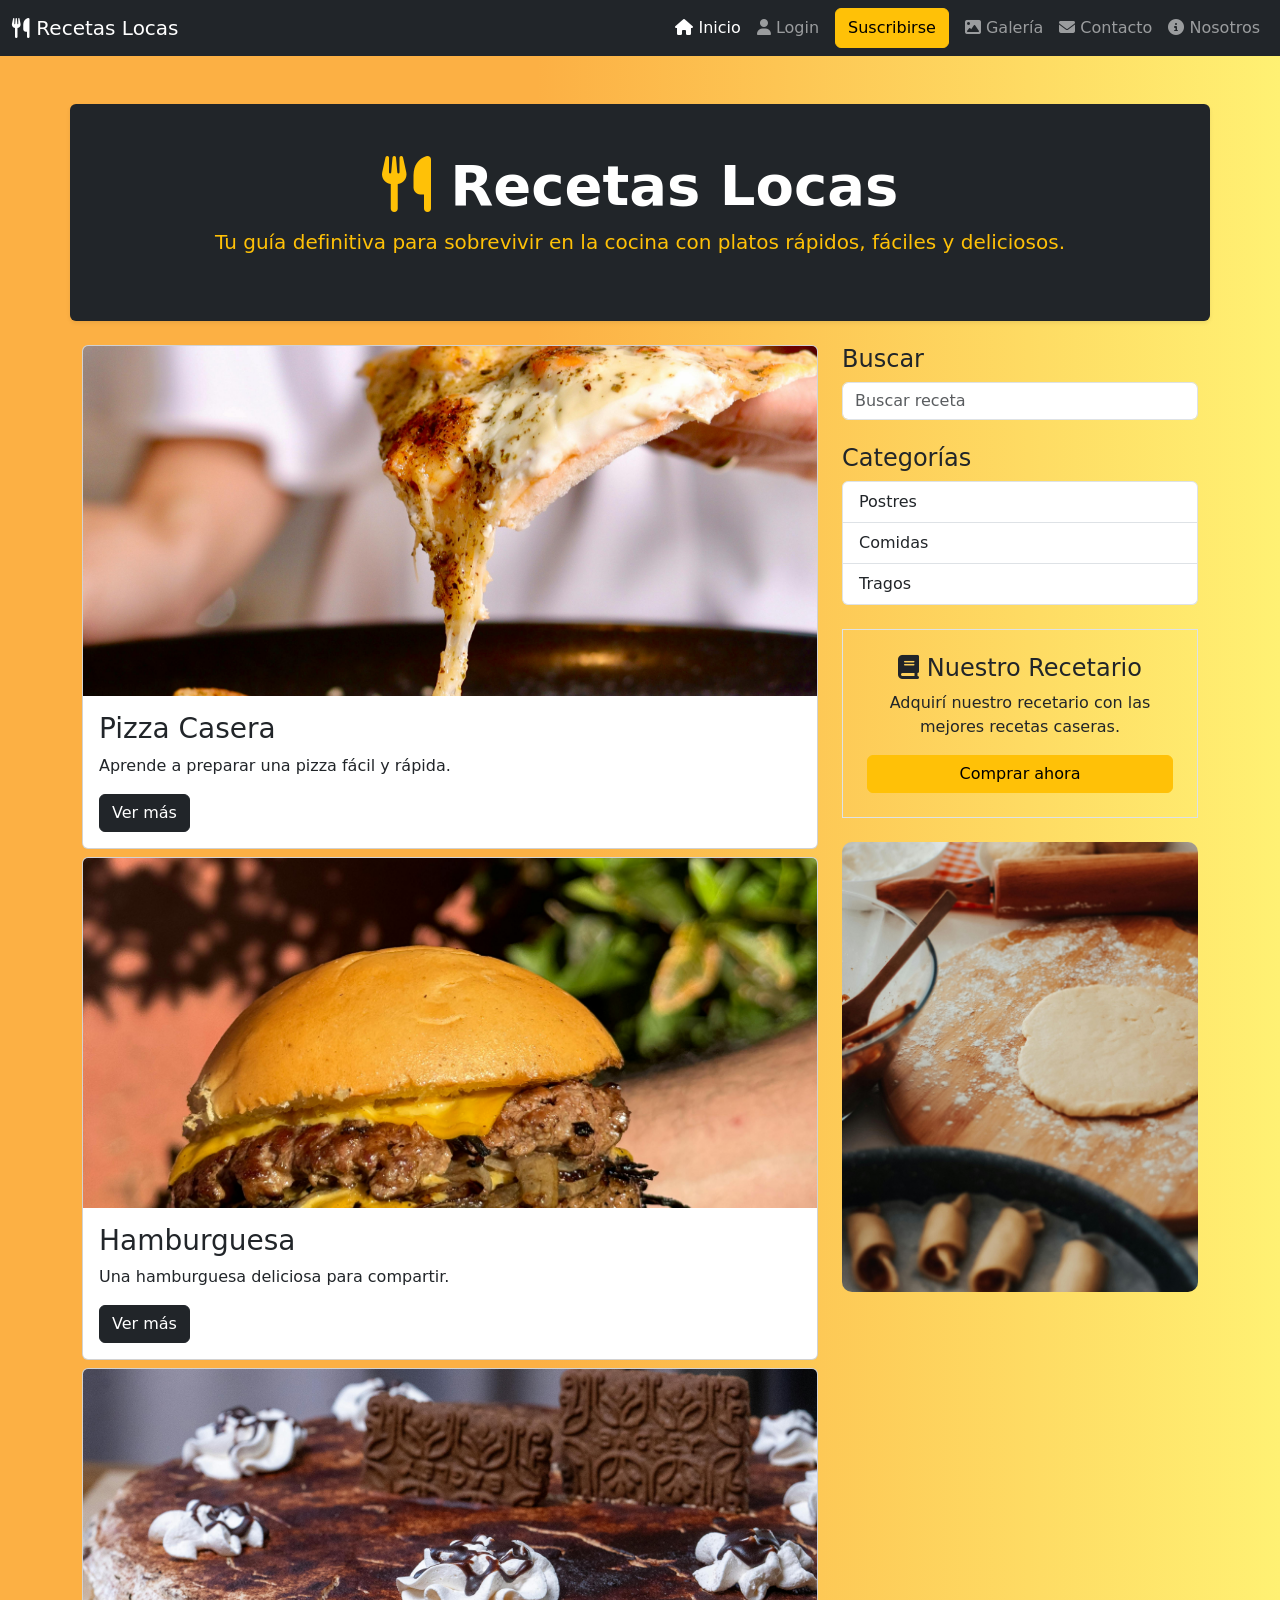
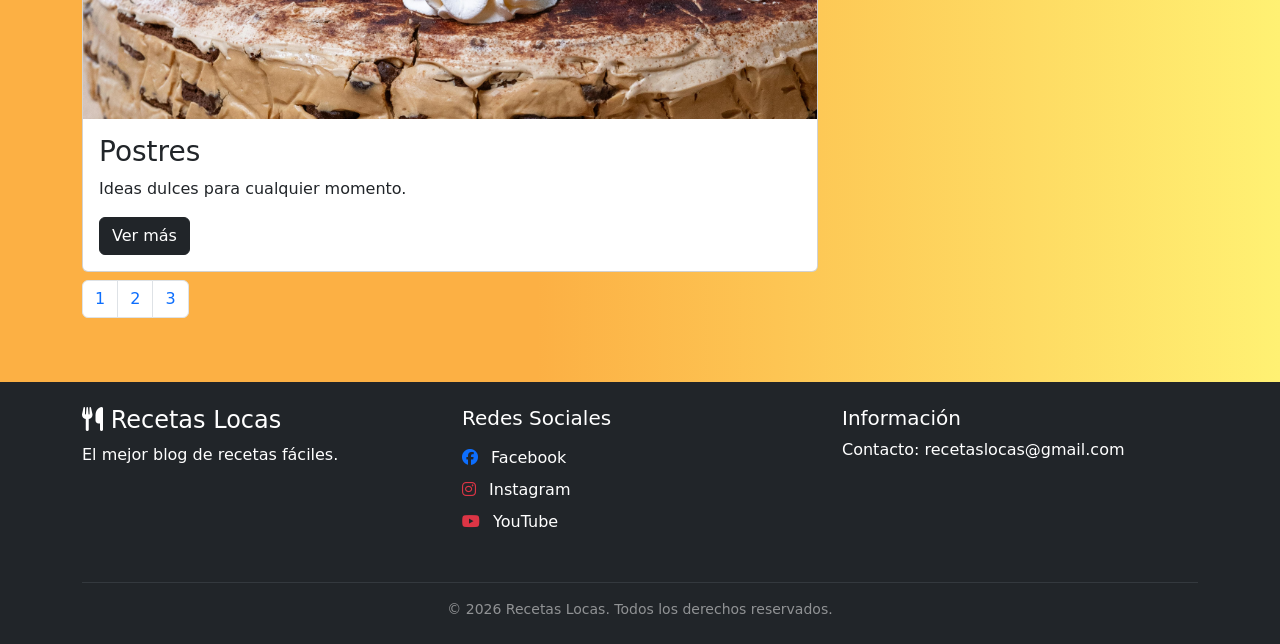
<file: index.html>
<!DOCTYPE html>
<html lang="es">

<head>
  <meta charset="UTF-8">
  <meta name="viewport" content="width=device-width, initial-scale=1.0">

  <title>Recetas Locas</title>
  <link rel="stylesheet"
href="https://cdnjs.cloudflare.com/ajax/libs/font-awesome/6.5.2/css/all.min.css">
  <link href="https://cdn.jsdelivr.net/npm/bootstrap@5.3.7/dist/css/bootstrap.min.css" rel="stylesheet">
  <link rel="stylesheet" href="/style/style.css">
  <link rel="icon" href="data:image/svg+xml,<svg xmlns=%22http://www.w3.org/2000/svg%22 viewBox=%220 0 100 100%22><text y=%22.9em%22 font-size=%2290%22>🍴</text></svg>">

</head>

<body>

 
<header>
  <nav class="navbar navbar-expand-lg navbar-dark bg-dark fixed-top">
    <div class="container-fluid">
      
      <a class="navbar-brand" href="./index.html">
        <i class="fa-solid fa-utensils"></i> Recetas Locas
      </a>

      <button class="navbar-toggler" type="button" data-bs-toggle="collapse"
        data-bs-target="#navbarNavAltMarkup"
        aria-controls="navbarNavAltMarkup"
        aria-expanded="false"
        aria-label="Toggle navigation">
        <span class="navbar-toggler-icon"></span>
      </button>

      <div class="collapse navbar-collapse justify-content-end" id="navbarNavAltMarkup">
        <div class="navbar-nav">
          <a class="nav-link active" href="./index.html"> <i class="fa-solid fa-house"></i> Inicio </a>
          <a class="nav-link" href="./pages/login.html"> <i class="fa-solid fa-user"></i> Login </a>
          <button class="btn btn-warning mx-2" data-bs-toggle="modal" data-bs-target="#modalSuscripcion">Suscribirse</button>      
          <a class="nav-link" href="./pages/galeria.html"> <i class="fa-solid fa-image"></i> Galería </a>
          <a class="nav-link" href="./pages/contacto.html"> <i class="fa-solid fa-envelope"></i> Contacto </a>
          <a class="nav-link" href="./pages/nosotros.html"> <i class="fa-solid fa-circle-info"></i> Nosotros </a>
        </div>
      </div>
    </div>
  </nav>

  <div class="modal fade" id="modalSuscripcion" tabindex="-1">
    <div class="modal-dialog">
      <div class="modal-content text-dark">
        <div class="modal-header">
          <h5 class="modal-title">Suscribirse al Blog</h5>
          <button type="button" class="btn-close" data-bs-dismiss="modal"></button>
        </div>
        <div class="modal-body">
          <form action="./pages/404.html"> <div class="mb-3">
              <label class="form-label">Nombre</label>
              <input type="text" class="form-control" placeholder="Ingrese su nombre" required>
            </div>
            <div class="mb-3">
              <label class="form-label">Email</label>
              <input type="email" class="form-control" placeholder="Ingrese su email" required>
            </div>
            <button type="submit" class="btn btn-warning shadow-sm fw-medium w-100">Suscribirme</button>
          </form>
        </div>
      </div>
    </div>
  </div>
</header>

<main class="container">

  <div class="row my-4">
    <div class="col-12 text-center bg-dark text-white p-5 rounded shadow-sm">
      <h1 class="display-4 fw-bold"><i class="fa-solid fa-utensils text-warning"></i> Recetas Locas</h1>
      <p class="lead text-warning fw-medium">Tu guía definitiva para sobrevivir en la cocina con platos rápidos, fáciles y deliciosos.</p>
    </div>
  </div>

  <div class="row">

    <div class="col-12 col-md-8">

      <div class="card mb-2">
        <img src="assets/pizza1.jpg" class="card-img-top" alt="Pizza Casera">
        <div class="card-body">
          <h3>Pizza Casera</h3>
          <p>Aprende a preparar una pizza fácil y rápida.</p>
          <a href="pages/entrada.html" class="btn btn-dark">Ver más</a>
        </div>
      </div>

      <div class="card mb-2">
        <img src="assets/hamburguesa1.jpg" class="card-img-top" alt="Hamburguesa">
        <div class="card-body">
          <h3>Hamburguesa</h3>
          <p>Una hamburguesa deliciosa para compartir.</p>
          <a href="pages/404.html" class="btn btn-dark">Ver más</a>
        </div>
      </div>

      <div class="card mb-2">
        <img src="assets/chocotorta.jpg" class="card-img-top" alt="Chocotorta">
        <div class="card-body">
          <h3>Postres</h3>
          <p>Ideas dulces para cualquier momento.</p>
          <a href="pages/404.html" class="btn btn-dark">Ver más</a>
        </div>
      </div>

      <nav>
        <ul class="pagination">
          <li class="page-item"><a class="page-link" href="#">1</a></li>
          <li class="page-item"><a class="page-link" href="pages/404.html">2</a></li>
          <li class="page-item"><a class="page-link" href="pages/404.html">3</a></li>
        </ul>
      </nav>

    </div>

    <div class="col-12 col-md-4">

      <div class="mb-4">          
          <h4>Buscar</h4>          
          <form action="pages/404.html" method="GET">
            <input type="text" class="form-control" name="query" placeholder="Buscar receta">        
          </form>
        </div>

      <div class="mb-4">
        <h4>Categorías</h4>
        <ul class="list-group">
          <li class="list-group-item">
          <a href="./pages/404.html" class="text-decoration-none text-dark d-block">Postres</a>
          </li>
          <li class="list-group-item">
          <a href="./pages/404.html" class="text-decoration-none text-dark d-block">Comidas</a>
          </li>
          <li class="list-group-item">
          <a href="./pages/404.html" class="text-decoration-none text-dark d-block">Tragos</a>
          </li>
        </ul>
      </div>

      <div class="d-none d-md-block border p-4 text-center mb-4">
        <h4><i class="fa-solid fa-book"></i> Nuestro Recetario</h4>
        <p>Adquirí nuestro recetario con las mejores recetas caseras.</p>
        <a href="./pages/404.html" class="btn btn-warning w-100 fw-medium">Comprar ahora</a>
      </div>

      <div id="carouselExampleSlidesOnly" class="carousel slide" data-bs-ride="carousel">
        <div class="carousel-inner">
          <div class="carousel-item active">
            <img src="assets/carrousel1.jpg" class="d-block w-100" alt="...">
          </div>
          <div class="carousel-item">
            <img src="assets/carrousel2.jpg" class="d-block w-100" alt="...">
          </div>
          <div class="carousel-item">
            <img src="assets/carrousel3.jpg" class="d-block w-100" alt="...">
          </div>
        </div>
      </div>

    </div>

  </div>

</main>

<footer class="bg-dark text-white py-4 mt-5">    
    <div class="container">      
      <div class="row text-center text-md-start">
        <div class="col-12 col-md-6 col-lg-4 mb-4">          
          <h4 class="text-white"><i class="fa-solid fa-utensils"></i> Recetas Locas</h4>          
          <p class="text-white">El mejor blog de recetas fáciles.</p>        
        </div>
        
        <div class="col-12 col-md-6 col-lg-4 mb-4">          
          <h5 class="mb-3 text-white">Redes Sociales</h5>          
          <p class="mb-2">            
            <a href="https://www.facebook.com" target="_blank" class="text-white text-decoration-none">              
              <i class="fa-brands fa-facebook me-2 text-primary"></i> Facebook            
            </a>          
          </p>          
          <p class="mb-2">            
            <a href="https://www.instagram.com" target="_blank" class="text-white text-decoration-none">              
              <i class="fa-brands fa-instagram me-2 text-danger"></i> Instagram            
            </a>          
          </p>          
          <p class="mb-2">            
            <a href="https://www.youtube.com" target="_blank" class="text-white text-decoration-none">              
              <i class="fa-brands fa-youtube me-2 text-danger"></i> YouTube            
            </a>          
          </p>        
        </div>
        
        <div class="col-12 col-md-12 col-lg-4 mb-4">          
          <h5 class="text-white">Información</h5>          
          <p class="text-white">Contacto: recetaslocas@gmail.com</p>        
        </div>
      </div>    
      <hr class="border-secondary">
      <div class="text-center text-white-50 small">
        <p class="mb-0">&copy; 2026 Recetas Locas. Todos los derechos reservados.</p>
      </div>
    </div>  
  </footer>
 
  <script src="https://cdn.jsdelivr.net/npm/bootstrap@5.3.7/dist/js/bootstrap.bundle.min.js"></script>

</body>

</html>
</file>
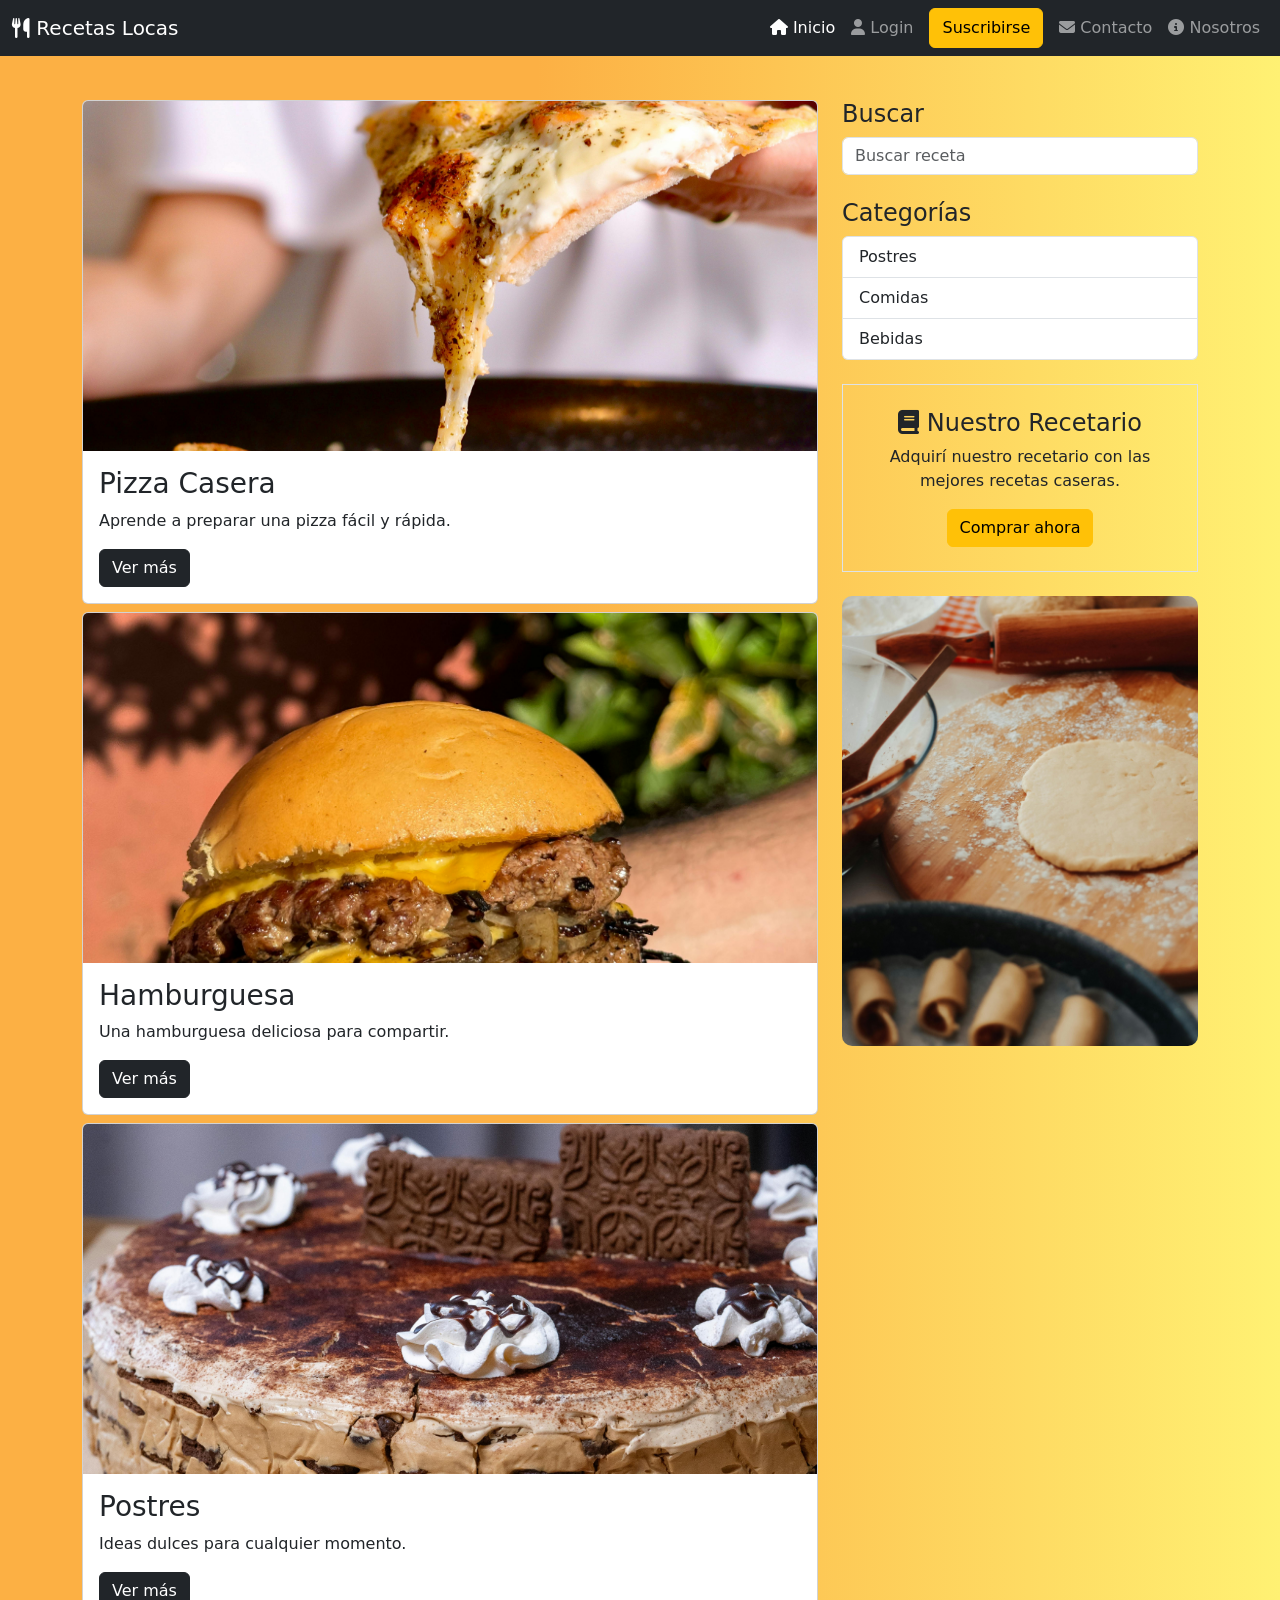
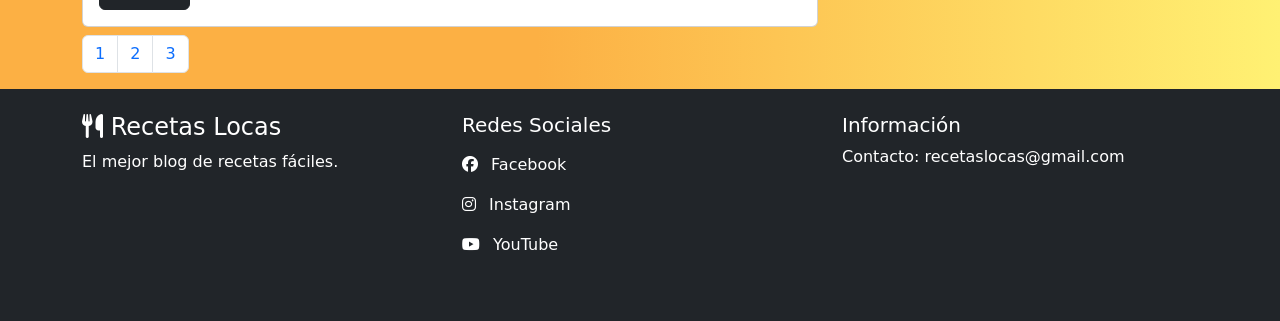
<file: proyectoblog/index.html>
<!DOCTYPE html>
<html lang="es">

<head>
  <meta charset="UTF-8">
  <meta name="viewport" content="width=device-width, initial-scale=1.0">

  <title>Recetas Locas</title>
  <link rel="stylesheet"
href="https://cdnjs.cloudflare.com/ajax/libs/font-awesome/6.5.2/css/all.min.css">
  <link href="https://cdn.jsdelivr.net/npm/bootstrap@5.3.7/dist/css/bootstrap.min.css" rel="stylesheet">
  <link rel="stylesheet" href="/style/style.css">

</head>

<body>

 
<header>

    <!-- NAVBAR -->
  <nav class="navbar navbar-expand-lg navbar-dark bg-dark fixed-top">

    <div class="container-fluid">

    <a class="navbar-brand" href="#">
      <i class="fa-solid fa-utensils"></i> Recetas Locas </a>

   
    <button class="navbar-toggler" type="button" data-bs-toggle="collapse"
      data-bs-target="#navbarNavAltMarkup"
      aria-controls="navbarNavAltMarkup"
      aria-expanded="false"
      aria-label="Toggle navigation">

      <span class="navbar-toggler-icon"></span>

     </button>

     <!-- LINKS -->
     <div class="collapse navbar-collapse justify-content-end"
      id="navbarNavAltMarkup">

      <div class="navbar-nav">

        <a class="nav-link active" href="/index.html"> <i class="fa-solid fa-house"></i> Inicio </a>
        <a class="nav-link" href="#"> <i class="fa-solid fa-user"></i> Login </a>
        <button class="btn btn-warning mx-2" data-bs-toggle="modal" data-bs-target="#modalSuscripcion">Suscribirse</button>      
        <a class="nav-link" href="#"> <i class="fa-solid fa-envelope"></i> Contacto </a>
        <a class="nav-link" href="#"> <i class="fa-solid fa-circle-info"></i> Nosotros </a>

      </div>
     </div>
    </div>
  </nav>

   <!-- MODAL -->
   <div class="modal fade" id="modalSuscripcion" tabindex="-1">

   <div class="modal-dialog">

    <div class="modal-content">

      <div class="modal-header">

        <h5 class="modal-title">
          Suscribirse al Blog
        </h5>

        <button type="button"
          class="btn-close"
          data-bs-dismiss="modal">
        </button>

      </div>

      <div class="modal-body">

        <form>

          <div class="mb-3">
            <label class="form-label">Nombre</label>

            <input type="text"
              class="form-control"
              placeholder="Ingrese su nombre">
          </div>

          <div class="mb-3">
            <label class="form-label">Email</label>

            <input type="email"
              class="form-control"
              placeholder="Ingrese su email">
          </div>

          <button type="submit"
            class="btn btn-success w-100">

            Suscribirme

          </button>

        </form>

      </div>
    </div>
  </div>
</div>
</header>


<main class="container">

  <!-- SLIDER -->

  <div class="row">

    <!-- ENTRADAS -->
    <div class="col-12 col-md-8">

      <div class="card mb-2">

        <img src="assets/pizza1.jpg" class="card-img-top" alt="">

        <div class="card-body">

          <h3>Pizza Casera</h3>

          <p>
            Aprende a preparar una pizza fácil y rápida.
          </p>

          <a href="/proyectoblog/pages/entrada.html" class="btn btn-dark">
            Ver más
          </a>

        </div>

      </div>

      <div class="card mb-2">

        <img src="assets/hamburguesa1.jpg" class="card-img-top" alt="">

        <div class="card-body">

          <h3>Hamburguesa</h3>

          <p>
            Una hamburguesa deliciosa para compartir.
          </p>

          <a href="entrada.html" class="btn btn-dark">
            Ver más
          </a>

        </div>

      </div>

      <div class="card mb-2">

        <img src="assets/chocotorta.jpg" class="card-img-top" alt="">

        <div class="card-body">

          <h3>Postres</h3>

          <p>
            Ideas dulces para cualquier momento.
          </p>

          <a href="entrada.html" class="btn btn-dark">
            Ver más
          </a>

        </div>

      </div>

      <!-- PAGINACION -->
      <nav>

        <ul class="pagination">

          <li class="page-item">
            <a class="page-link" href="#">1</a>
          </li>

          <li class="page-item">
            <a class="page-link" href="#">2</a>
          </li>

          <li class="page-item">
            <a class="page-link" href="#">3</a>
          </li>

        </ul>

      </nav>

    </div>

    <!-- SIDEBAR -->
    <div class="col-12 col-md-4">

      <!-- BUSCADOR -->
      <div class="mb-4">

        <h4>Buscar</h4>

        <input type="text"
          class="form-control"
          placeholder="Buscar receta">

      </div>

      <!-- CATEGORIAS -->
      <div class="mb-4">

        <h4>Categorías</h4>

        <ul class="list-group">

          <li class="list-group-item">
            Postres
          </li>

          <li class="list-group-item">
            Comidas
          </li>

          <li class="list-group-item">
            Bebidas
          </li>

        </ul>

      </div>

      <!-- PUBLICIDAD -->
     <div class="d-none d-md-block border p-4 text-center mb-4">

  <h4>
    <i class="fa-solid fa-book"></i>
    Nuestro Recetario
  </h4>

  <p>
    Adquirí nuestro recetario con las mejores recetas caseras.
  </p>

  <button class="btn btn-warning">
    Comprar ahora
  </button>

</div>
<div id="carouselExampleSlidesOnly" class="carousel slide" data-bs-ride="carousel">
  <div class="carousel-inner">
    <div class="carousel-item active">
      <img src="assets/carrousel1.jpg" class="d-block w-100" alt="...">
    </div>
    <div class="carousel-item">
      <img src="assets/carrousel2.jpg" class="d-block w-100" alt="...">
    </div>
    <div class="carousel-item">
      <img src="assets/carrousel3.jpg" class="d-block w-100" alt="...">
    </div>
  </div>
</div>
    </div>

  </div>

</main>


 <footer class="bg-dark text-white py-4">
  <div class="container">
    <div class="row text-center text-md-start">
      
      <div class="col-12 col-md-6 col-lg-4 mb-4">
        <h4><i class="fa-solid fa-utensils"></i> Recetas Locas</h4>
        <p>El mejor blog de recetas fáciles.</p>
      </div>

      <div class="col-12 col-md-6 col-lg-4 mb-4">
  <h5 class="mb-3">Redes Sociales</h5>
  
  <p>
    <a href="https://www.facebook.com" target="_blank" class="text-white text-decoration-none">
      <i class="fa-brands fa-facebook me-2"></i> Facebook
    </a>
  </p>

  <p>
    <a href="https://www.instagram.com" target="_blank" class="text-white text-decoration-none">
      <i class="fa-brands fa-instagram me-2"></i> Instagram
    </a>
  </p>

  <p>
    <a href="https://www.youtube.com" target="_blank" class="text-white text-decoration-none">
      <i class="fa-brands fa-youtube me-2"></i> YouTube
    </a>
  </p>
</div>

      <div class="col-12 col-md-12 col-lg-4 mb-4">
        <h5>Información</h5>
        <p>Contacto: recetaslocas@gmail.com</p>
      </div>

    </div>
  </div>
</footer>
 
  <script src="https://cdn.jsdelivr.net/npm/bootstrap@5.3.7/dist/js/bootstrap.bundle.min.js"></script>

</body>

</html>
</file>
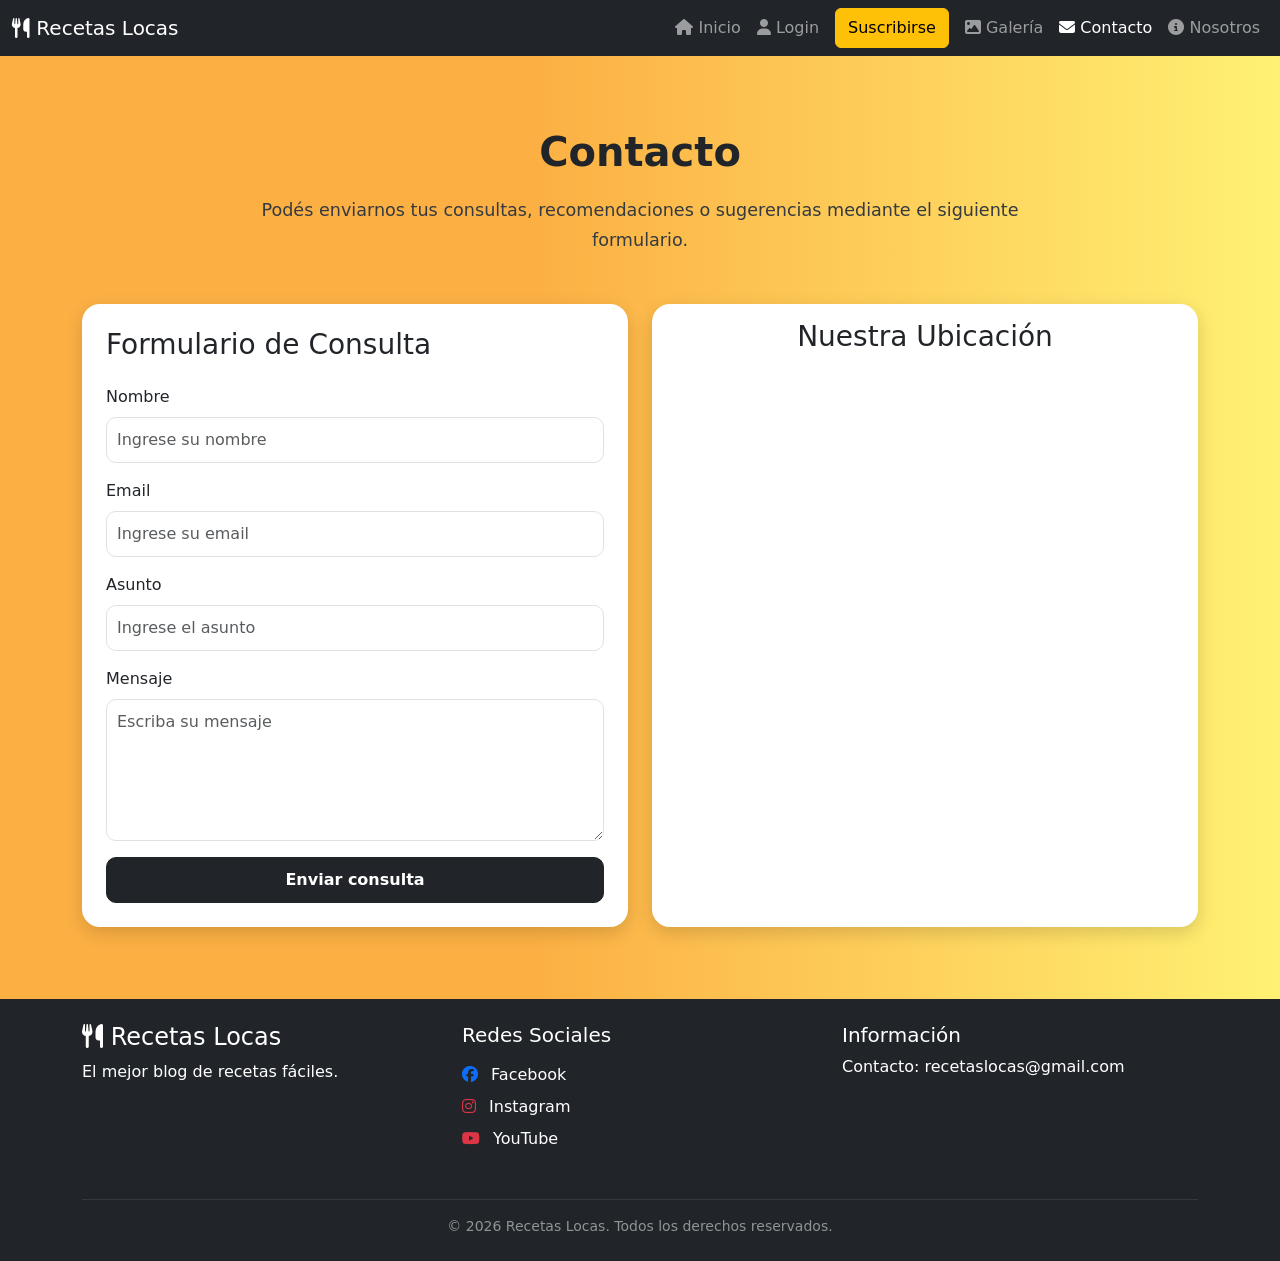
<file: pages/contacto.html>
<!DOCTYPE html>
<html lang="es">

<head>
  <meta charset="UTF-8">
  <meta name="viewport" content="width=device-width, initial-scale=1.0">

  <title>Contacto | Recetas Locas</title>

  <!-- Font Awesome -->
  <link rel="stylesheet"
    href="https://cdnjs.cloudflare.com/ajax/libs/font-awesome/6.5.2/css/all.min.css">

  <!-- Bootstrap -->
  <link href="https://cdn.jsdelivr.net/npm/bootstrap@5.3.7/dist/css/bootstrap.min.css" rel="stylesheet">

  <!-- css global -->
  <link rel="stylesheet" href="/style/style.css">

  <!-- css contacto -->
  <link rel="stylesheet" href="/style/contacto.css">

    <link rel="icon" href="data:image/svg+xml,<svg xmlns=%22http://www.w3.org/2000/svg%22 viewBox=%220 0 100 100%22><text y=%22.9em%22 font-size=%2290%22>🍴</text></svg>">

</head>

<body>

  <!-- el header -->
  <header>

    <!-- navbar -->
    <nav class="navbar navbar-expand-lg navbar-dark bg-dark fixed-top">

      <div class="container-fluid">

        <a class="navbar-brand" href="../index.html">
          <i class="fa-solid fa-utensils"></i> Recetas Locas
        </a>

        <button class="navbar-toggler"
          type="button"
          data-bs-toggle="collapse"
          data-bs-target="#navbarNavAltMarkup">

          <span class="navbar-toggler-icon"></span>

        </button>

        <!-- links -->
        <div class="collapse navbar-collapse justify-content-end"
          id="navbarNavAltMarkup">

          <div class="navbar-nav">

            <a class="nav-link" href="../index.html">
              <i class="fa-solid fa-house"></i> Inicio
            </a>

            <a class="nav-link" href="./login.html">
              <i class="fa-solid fa-user"></i> Login
            </a>

            <button class="btn btn-warning mx-2"
              data-bs-toggle="modal"
              data-bs-target="#modalSuscripcion">

              Suscribirse

            </button>
            <a class="nav-link" href="./galeria.html">
            <i class="fa-solid fa-image"></i> Galería
            </a>

            <a class="nav-link active" href="./contacto.html">
              <i class="fa-solid fa-envelope"></i> Contacto
            </a>

            <a class="nav-link" href="./nosotros.html">
              <i class="fa-solid fa-circle-info"></i> Nosotros
            </a>

          </div>
        </div>
      </div>
    </nav>

    <!-- modal -->
    <div class="modal fade" id="modalSuscripcion" tabindex="-1">

      <div class="modal-dialog">

        <div class="modal-content">

          <div class="modal-header">

            <h5 class="modal-title">
              Suscribirse al Blog
            </h5>

            <button type="button"
              class="btn-close"
              data-bs-dismiss="modal">
            </button>

          </div>

          <div class="modal-body">

            <form>

              <div class="mb-3">

                <label class="form-label">
                  Nombre
                </label>

                <input type="text"
                  class="form-control"
                  placeholder="Ingrese su nombre">

              </div>

              <div class="mb-3">

                <label class="form-label">
                  Email
                </label>

                <input type="email"
                  class="form-control"
                  placeholder="Ingrese su email">

              </div>

              <a href="./404.html" class="btn btn-success w-100">
                Suscribirme
              </a>

            </form>

          </div>
        </div>
      </div>
    </div>

  </header>

  <!-- el main -->
  <main class="container contacto-page">

    <section class="text-center my-5">

      <h1 class="titulo-contacto">
        Contacto
      </h1>

      <p class="texto-contacto">
        Podés enviarnos tus consultas, recomendaciones
        o sugerencias mediante el siguiente formulario.
      </p>

    </section>

    <div class="row align-items-stretch">

      <!-- formulario -->
      <div class="col-lg-6 col-md-12 mb-4">

        <div class="card contacto-card p-4 h-100">

          <h3 class="mb-4">
            Formulario de Consulta
          </h3>

          <form>

            <div class="mb-3">

              <label class="form-label">
                Nombre
              </label>

              <input type="text"
                class="form-control"
                placeholder="Ingrese su nombre">

            </div>

            <div class="mb-3">

              <label class="form-label">
                Email
              </label>

              <input type="email"
                class="form-control"
                placeholder="Ingrese su email">

            </div>

            <div class="mb-3">

              <label class="form-label">
                Asunto
              </label>

              <input type="text"
                class="form-control"
                placeholder="Ingrese el asunto">

            </div>

            <div class="mb-3">

              <label class="form-label">
                Mensaje
              </label>

              <textarea class="form-control"
                rows="5"
                placeholder="Escriba su mensaje"></textarea>

            </div>

            <a href="./404.html" class="btn btn-dark w-100">
                Enviar consulta
            </a>

          </form>

        </div>

      </div>

      <!--el mapita -->
      <div class="col-lg-6 col-md-12 mb-4">

        <div class="card contacto-card p-3 h-100">

          <h3 class="mb-3 text-center">
            Nuestra Ubicación
          </h3>

          <iframe
            src="https://www.google.com/maps/embed?pb=!1m18!1m12!1m3!1d3560.1059174722654!2d-65.20974192564657!3d-26.836583276692604!2m3!1f0!2f0!3f0!3m2!1i1024!2i768!4f13.1!3m3!1m2!1s0x94225d3ad7f30f1d%3A0xf8606cd659b8e3e4!2sRollingCode%20School!5e0!3m2!1ses!2sar!4v1779406971066!5m2!1ses!2sar"
            width="100%"
            height="100%"
            style="border:0;"
            allowfullscreen=""
            loading="lazy">
          </iframe>

        </div>

      </div>

    </div>

  </main>

  <!-- FOOTER -->
 <footer class="bg-dark text-white py-4 mt-5">    
    <div class="container">      
      <div class="row text-center text-md-start">
        <div class="col-12 col-md-6 col-lg-4 mb-4">          
          <h4 class="text-white"><i class="fa-solid fa-utensils"></i> Recetas Locas</h4>          
          <p class="text-white">El mejor blog de recetas fáciles.</p>        
        </div>
        
        <div class="col-12 col-md-6 col-lg-4 mb-4">          
          <h5 class="mb-3 text-white">Redes Sociales</h5>          
          <p class="mb-2">            
            <a href="https://www.facebook.com" target="_blank" class="text-white text-decoration-none">              
              <i class="fa-brands fa-facebook me-2 text-primary"></i> Facebook            
            </a>          
          </p>          
          <p class="mb-2">            
            <a href="https://www.instagram.com" target="_blank" class="text-white text-decoration-none">              
              <i class="fa-brands fa-instagram me-2 text-danger"></i> Instagram            
            </a>          
          </p>          
          <p class="mb-2">            
            <a href="https://www.youtube.com" target="_blank" class="text-white text-decoration-none">              
              <i class="fa-brands fa-youtube me-2 text-danger"></i> YouTube            
            </a>          
          </p>        
        </div>
        
        <div class="col-12 col-md-12 col-lg-4 mb-4">          
          <h5 class="text-white">Información</h5>          
          <p class="text-white">Contacto: recetaslocas@gmail.com</p>        
        </div>
      </div>    
      <hr class="border-secondary">
      <div class="text-center text-white-50 small">
        <p class="mb-0">&copy; 2026 Recetas Locas. Todos los derechos reservados.</p>
      </div>
    </div>  
  </footer>

  <!-- Bootstrap -->
  <script src="https://cdn.jsdelivr.net/npm/bootstrap@5.3.7/dist/js/bootstrap.bundle.min.js"></script>

</body>
</html>
</file>
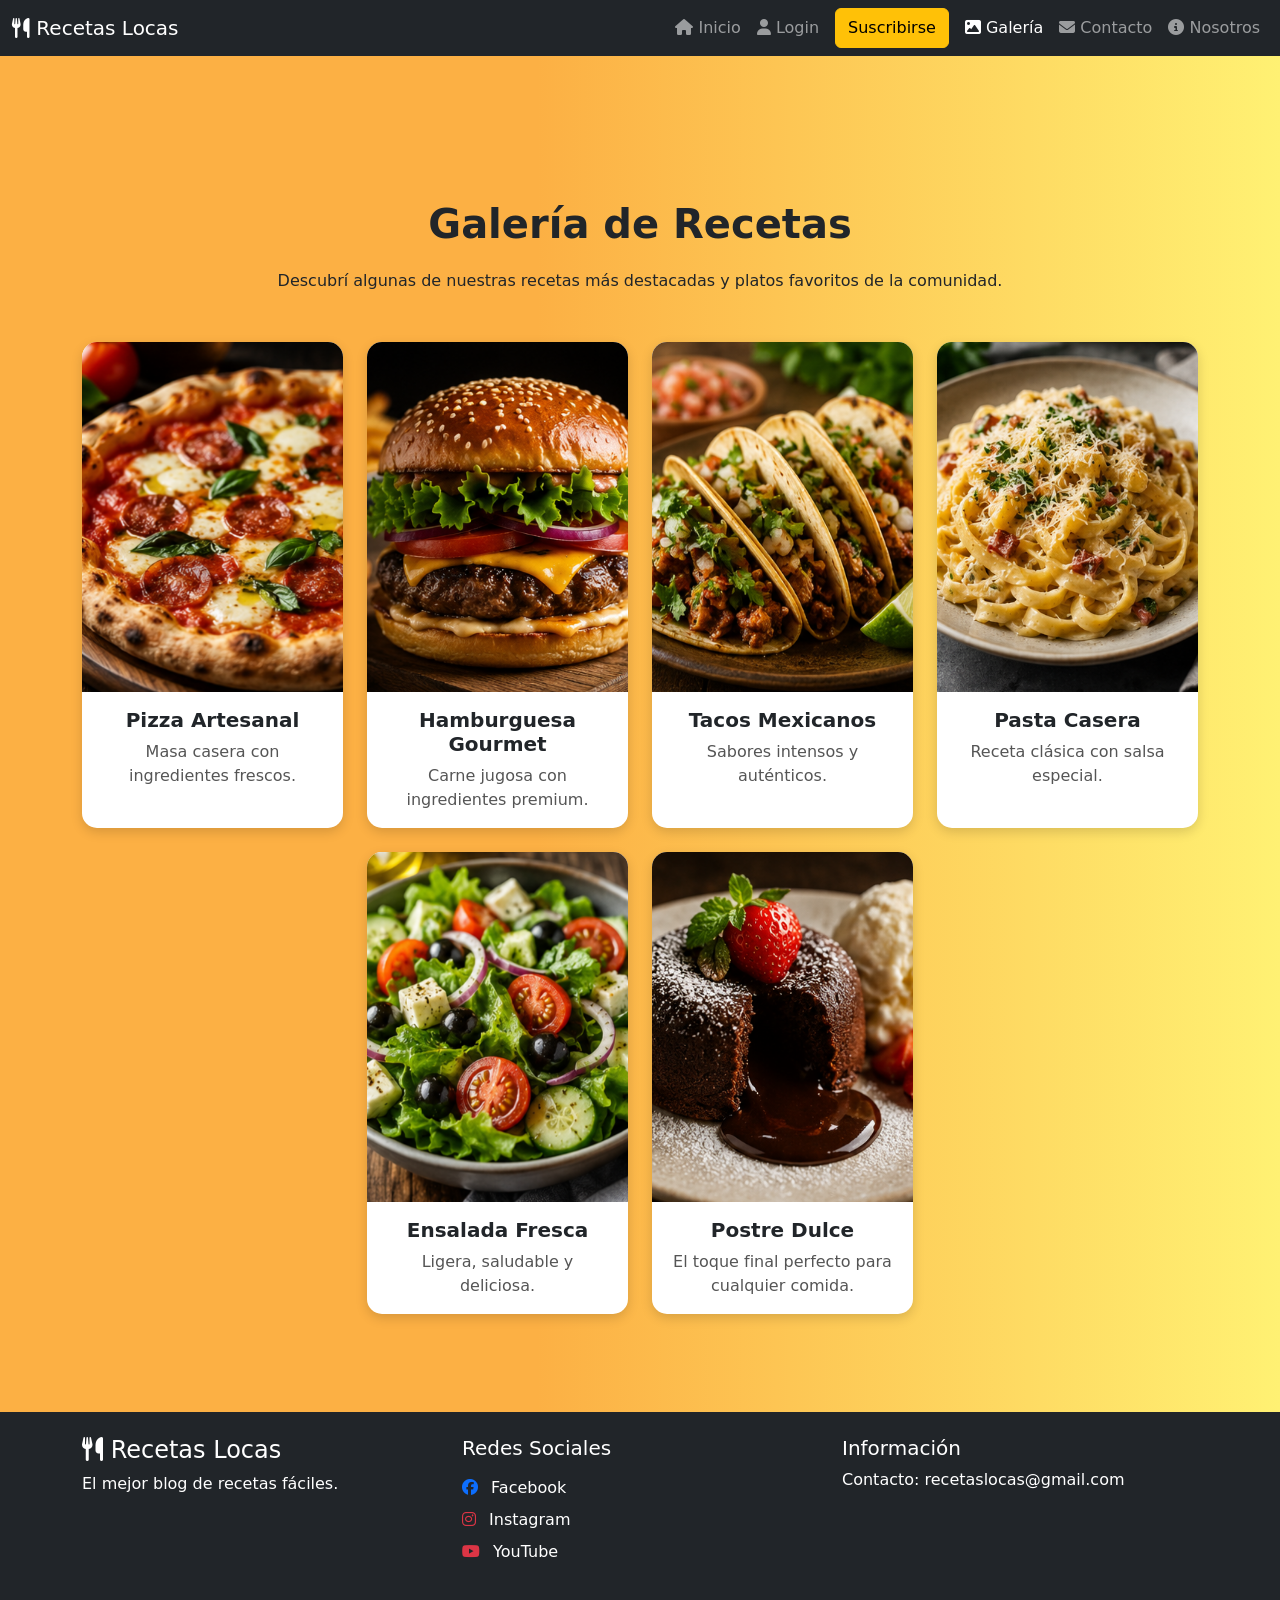
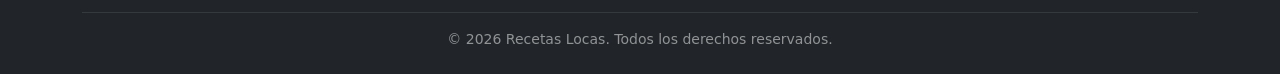
<file: pages/galeria.html>
<!DOCTYPE html>
<html lang="es">

<head>
  <meta charset="UTF-8">
  <meta name="viewport" content="width=device-width, initial-scale=1.0">

  <title>galeria | Recetas Locas</title>

  <!-- Font Awesome -->
  <link rel="stylesheet"
    href="https://cdnjs.cloudflare.com/ajax/libs/font-awesome/6.5.2/css/all.min.css">

  <!-- Bootstrap -->
  <link href="https://cdn.jsdelivr.net/npm/bootstrap@5.3.7/dist/css/bootstrap.min.css" rel="stylesheet">

  <!-- css global -->
  <link rel="stylesheet" href="/style/style.css">

  <!-- css contacto -->
  <link rel="stylesheet" href="/style/galeria.css">

    <link rel="icon" href="data:image/svg+xml,<svg xmlns=%22http://www.w3.org/2000/svg%22 viewBox=%220 0 100 100%22><text y=%22.9em%22 font-size=%2290%22>🍴</text></svg>">

</head>

<body>

  <!-- el header -->
  <header>

    <!-- navbar -->
    <nav class="navbar navbar-expand-lg navbar-dark bg-dark fixed-top">

      <div class="container-fluid">

        <a class="navbar-brand" href="../index.html">
          <i class="fa-solid fa-utensils"></i> Recetas Locas
        </a>

        <button class="navbar-toggler"
          type="button"
          data-bs-toggle="collapse"
          data-bs-target="#navbarNavAltMarkup">

          <span class="navbar-toggler-icon"></span>

        </button>

        <!-- links -->
        <div class="collapse navbar-collapse justify-content-end"
          id="navbarNavAltMarkup">

          <div class="navbar-nav">

            <a class="nav-link" href="../index.html">
              <i class="fa-solid fa-house"></i> Inicio
            </a>

            <a class="nav-link" href="./login.html">
              <i class="fa-solid fa-user"></i> Login
            </a>

            <button class="btn btn-warning mx-2"
              data-bs-toggle="modal"
              data-bs-target="#modalSuscripcion">

              Suscribirse

            </button>
            <a class="nav-link active" href="./galeria.html">
            <i class="fa-solid fa-image"></i> Galería
            </a>

            <a class="nav-link" href="./contacto.html">
              <i class="fa-solid fa-envelope"></i> Contacto
            </a>

            <a class="nav-link" href="./nosotros.html">
              <i class="fa-solid fa-circle-info"></i> Nosotros
            </a>

          </div>
        </div>
      </div>
    </nav>

    <!-- modal -->
    <div class="modal fade" id="modalSuscripcion" tabindex="-1">

      <div class="modal-dialog">

        <div class="modal-content">

          <div class="modal-header">

            <h5 class="modal-title">
              Suscribirse al Blog
            </h5>

            <button type="button"
              class="btn-close"
              data-bs-dismiss="modal">
            </button>

          </div>

          <div class="modal-body">

            <form>

              <div class="mb-3">

                <label class="form-label">
                  Nombre
                </label>

                <input type="text"
                  class="form-control"
                  placeholder="Ingrese su nombre">

              </div>

              <div class="mb-3">

                <label class="form-label">
                  Email
                </label>

                <input type="email"
                  class="form-control"
                  placeholder="Ingrese su email">

              </div>

              <a href="./404.html" class="btn btn-success w-100">
                Suscribirme
              </a>

            </form>

          </div>
        </div>
      </div>
    </div>

  </header>

  <!-- el main -->
  <main class="container galeria-page">
     <!-- titulo -->
  <section class="text-center my-5">

    <h1 class="titulo-galeria">
      Galería de Recetas
    </h1>

    <p class="texto-galeria">
      Descubrí algunas de nuestras recetas más destacadas
      y platos favoritos de la comunidad.
    </p>

  </section>

  <!-- galeria -->
  <section class="galeria-recetas">

    <div class="row g-4 justify-content-center">

      <!-- card 1 -->
      <div class="col-lg-3 col-md-4 col-sm-12">

        <div class="card galeria-card h-100">

          <img
            src="/assets/PizzaArtesanal.png"
            class="card-img-top galeria-img"
            alt="Pizza">

          <div class="card-body text-center">

            <h5 class="card-title">
              Pizza Artesanal
            </h5>

            <p class="card-text">
              Masa casera con ingredientes frescos.
            </p>

          </div>

        </div>

      </div>

      <!-- card 2 -->
      <div class="col-lg-3 col-md-4 col-sm-12">

        <div class="card galeria-card h-100">

          <img
            src="/assets/HamburguesaGourmet.png"
            class="card-img-top galeria-img"
            alt="Hamburguesa">

          <div class="card-body text-center">

            <h5 class="card-title">
              Hamburguesa Gourmet
            </h5>

            <p class="card-text">
              Carne jugosa con ingredientes premium.
            </p>

          </div>

        </div>

      </div>

      <!-- card 3 -->
      <div class="col-lg-3 col-md-4 col-sm-12">

        <div class="card galeria-card h-100">

          <img
            src="/assets/TacosMexicanos.png"
            class="card-img-top galeria-img"
            alt="Tacos">

          <div class="card-body text-center">

            <h5 class="card-title">
              Tacos Mexicanos
            </h5>

            <p class="card-text">
              Sabores intensos y auténticos.
            </p>

          </div>

        </div>

      </div>

      <!-- card 4 -->
      <div class="col-lg-3 col-md-4 col-sm-12">

        <div class="card galeria-card h-100">

          <img
            src="/assets/PastaCasera.png"
            class="card-img-top galeria-img"
            alt="Pasta">

          <div class="card-body text-center">

            <h5 class="card-title">
              Pasta Casera
            </h5>

            <p class="card-text">
              Receta clásica con salsa especial.
            </p>

          </div>

        </div>

      </div>

      <!-- card 5 -->
      <div class="col-lg-3 col-md-4 col-sm-12">

        <div class="card galeria-card h-100">

          <img
            src="/assets/EnsaladaFresca.png"
            class="card-img-top galeria-img"
            alt="Ensalada">

          <div class="card-body text-center">

            <h5 class="card-title">
              Ensalada Fresca
            </h5>

            <p class="card-text">
              Ligera, saludable y deliciosa.
            </p>

          </div>

        </div>

      </div>

      <!-- card 6 -->
      <div class="col-lg-3 col-md-4 col-sm-12">

        <div class="card galeria-card h-100">

          <img
            src="/assets/PostreDulce.png"
            class="card-img-top galeria-img"
            alt="Postre">

          <div class="card-body text-center">

            <h5 class="card-title">
              Postre Dulce
            </h5>

            <p class="card-text">
              El toque final perfecto para cualquier comida.
            </p>

          </div>

        </div>

      </div>

    </div>

  </section>
  </main>

  <!-- footer -->
<footer class="bg-dark text-white py-4 mt-5">    
    <div class="container">      
      <div class="row text-center text-md-start">
        <div class="col-12 col-md-6 col-lg-4 mb-4">          
          <h4 class="text-white"><i class="fa-solid fa-utensils"></i> Recetas Locas</h4>          
          <p class="text-white">El mejor blog de recetas fáciles.</p>        
        </div>
        
        <div class="col-12 col-md-6 col-lg-4 mb-4">          
          <h5 class="mb-3 text-white">Redes Sociales</h5>          
          <p class="mb-2">            
            <a href="https://www.facebook.com" target="_blank" class="text-white text-decoration-none">              
              <i class="fa-brands fa-facebook me-2 text-primary"></i> Facebook            
            </a>          
          </p>          
          <p class="mb-2">            
            <a href="https://www.instagram.com" target="_blank" class="text-white text-decoration-none">              
              <i class="fa-brands fa-instagram me-2 text-danger"></i> Instagram            
            </a>          
          </p>          
          <p class="mb-2">            
            <a href="https://www.youtube.com" target="_blank" class="text-white text-decoration-none">              
              <i class="fa-brands fa-youtube me-2 text-danger"></i> YouTube            
            </a>          
          </p>        
        </div>
        
        <div class="col-12 col-md-12 col-lg-4 mb-4">          
          <h5 class="text-white">Información</h5>          
          <p class="text-white">Contacto: recetaslocas@gmail.com</p>        
        </div>
      </div>    
      <hr class="border-secondary">
      <div class="text-center text-white-50 small">
        <p class="mb-0">&copy; 2026 Recetas Locas. Todos los derechos reservados.</p>
      </div>
    </div>  
  </footer>

  <!-- Bootstrap -->
  <script src="https://cdn.jsdelivr.net/npm/bootstrap@5.3.7/dist/js/bootstrap.bundle.min.js"></script>

</body>
</html>
</file>
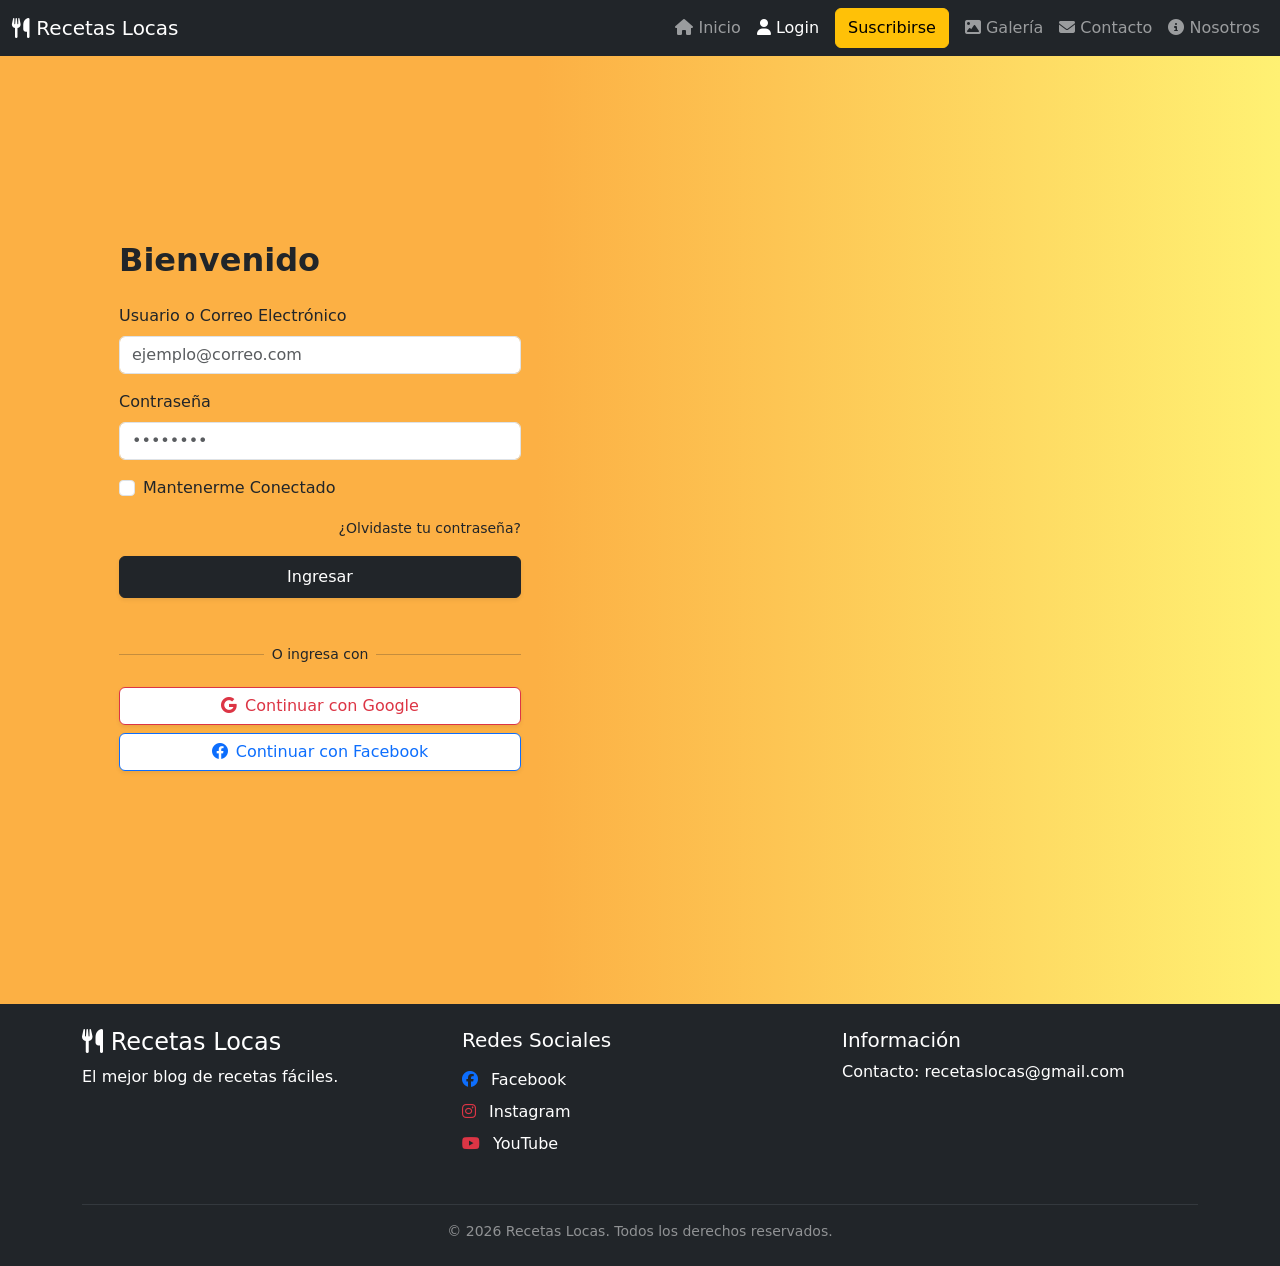
<file: pages/login.html>
<!DOCTYPE html>
<html lang="es">

<head>
  <meta charset="UTF-8">
  <meta name="viewport" content="width=device-width, initial-scale=1.0">
  <title>Iniciar Sesión - Recetas Locas</title>

  <link rel="stylesheet" href="https://cdnjs.cloudflare.com/ajax/libs/font-awesome/6.5.2/css/all.min.css">
  <link href="https://cdn.jsdelivr.net/npm/bootstrap@5.3.7/dist/css/bootstrap.min.css" rel="stylesheet">
  <link rel="stylesheet" href="https://cdn.jsdelivr.net/npm/bootstrap-icons@1.11.3/font/bootstrap-icons.min.css">
  <link rel="icon" href="data:image/svg+xml,<svg xmlns=%22http://www.w3.org/2000/svg%22 viewBox=%220 0 100 100%22><text y=%22.9em%22 font-size=%2290%22>🍴</text></svg>">
  <style>
    .bg-login-image {
      background-image: url('https://www.carniceriademadrid.es/wp-content/uploads/2022/09/smash-burger-que-es.jpg');
      background-size: cover;
      background-position: center;
      min-height: 100vh;
    }

    .full-height {
      min-height: 100vh;
    }

    body {
      background: #fcb044;
      background: linear-gradient(90deg,
          rgba(252, 176, 68, 1) 42%,
          rgba(255, 241, 115, 1) 100%);
      padding-top: 56px; /* Espacio para que el Navbar fixed-top no tape el contenido */
    }
  </style>
</head>

<body class="bg-light">

  <header>
  <nav class="navbar navbar-expand-lg navbar-dark bg-dark fixed-top">
    <div class="container-fluid">
      
      <a class="navbar-brand" href="../index.html">
        <i class="fa-solid fa-utensils"></i> Recetas Locas
      </a>

      <button class="navbar-toggler" type="button" data-bs-toggle="collapse"
        data-bs-target="#navbarNavAltMarkup"
        aria-controls="navbarNavAltMarkup"
        aria-expanded="false"
        aria-label="Toggle navigation">
        <span class="navbar-toggler-icon"></span>
      </button>

      <div class="collapse navbar-collapse justify-content-end" id="navbarNavAltMarkup">
        <div class="navbar-nav">
          <a class="nav-link" href="../index.html"> <i class="fa-solid fa-house"></i> Inicio </a>
          <a class="nav-link active" href="./login.html"> <i class="fa-solid fa-user"></i> Login </a>
          <button class="btn btn-warning mx-2" data-bs-toggle="modal" data-bs-target="#modalSuscripcion">Suscribirse</button>      
          <a class="nav-link" href="./galeria.html"> <i class="fa-solid fa-image"></i> Galería </a>
          <a class="nav-link" href="./contacto.html"> <i class="fa-solid fa-envelope"></i> Contacto </a>
          <a class="nav-link" href="./nosotros.html"> <i class="fa-solid fa-circle-info"></i> Nosotros </a>
        </div>
      </div>
    </div>
  </nav>

  <div class="modal fade" id="modalSuscripcion" tabindex="-1">
    <div class="modal-dialog">
      <div class="modal-content text-dark">
        <div class="modal-header">
          <h5 class="modal-title">Suscribirse al Blog</h5>
          <button type="button" class="btn-close" data-bs-dismiss="modal"></button>
        </div>
        <div class="modal-body">
          <form action="./404.html"> 
            <div class="mb-3">
              <label class="form-label">Nombre</label>
              <input type="text" class="form-control" placeholder="Ingrese su nombre" required>
            </div>
            <div class="mb-3">
              <label class="form-label">Email</label>
              <input type="email" class="form-control" placeholder="Ingrese su email" required>
            </div>
            <button type="submit" class="btn btn-warning shadow-sm fw-medium w-100">Suscribirme</button>
          </form>
        </div>
      </div>
    </div>
  </div>
</header>

  <main class="container-fluid">
    <div class="row full-height align-items-center">

      <div class="col-12 col-md-6 d-flex align-items-center justify-content-center py-5">
        <div class="w-100 px-4" style="max-width: 450px;">
          <h2 class="fw-bold mb-4 text-center text-md-start text-dark">Bienvenido</h2>

          <form action="./404.html"> <div class="mb-3">
              <label for="email" class="form-label text-dark fw-medium">Usuario o Correo Electrónico</label>
              <input type="email" class="form-control" id="email" placeholder="ejemplo@correo.com" required>
            </div>
            <div class="mb-3">
              <label for="password" class="form-label text-dark fw-medium">Contraseña</label>
              <input type="password" class="form-control" id="password" placeholder="••••••••" required>
            </div>
            <div class="mb-3 form-check">
              <input type="checkbox" name="connected" class="form-check-input" id="connected" />
              <label for="connected" class="form-check-label text-dark">Mantenerme Conectado</label>
            </div>

            <div class="mb-3 text-end">
              <a href="#" class="text-decoration-none small fw-medium link-dark" data-bs-toggle="modal" data-bs-target="#recoverModal">
                ¿Olvidaste tu contraseña?
              </a>
            </div>

            <button type="submit" class="btn btn-dark w-100 py-2 mb-4 shadow-sm">Ingresar</button>
          </form>

          <div class="d-flex align-items-center my-3">
            <hr class="flex-grow-1 text-dark">
            <span class="mx-2 text-dark small fw-medium">O ingresa con</span>
            <hr class="flex-grow-1 text-dark">
          </div>

          <div class="d-grid gap-2">
            <a href="https://accounts.google.com/v3/signin/identifier?continue=https%3A%2F%2Fmail.google.com%2Fmail%2Fu%2F0%2F&dsh=S-636383347%3A1779725996837639&emr=1&followup=https%3A%2F%2Fmail.google.com%2Fmail%2Fu%2F0%2F&osid=1&passive=1209600&service=mail&flowName=GlifWebSignIn&flowEntry=ServiceLogin&ifkv=AWa2PatniPunjvQ33J339JkIo9b1STWJ50yRzdVkwO_iaPdcu2MrlcVhlyR4OAZiVfvUEwfkv0yfgQ" class="btn btn-outline-danger bg-white d-flex align-items-center justify-content-center gap-2 shadow-sm">
              <i class="bi bi-google"></i> Continuar con Google
            </a>
            <a href="https://www.facebook.com" class="btn btn-outline-primary bg-white d-flex align-items-center justify-content-center gap-2 shadow-sm">
              <i class="bi bi-facebook"></i> Continuar con Facebook
            </a>
          </div>
        </div>
      </div>

      <div class="col-md-6 d-none d-md-block bg-login-image px-0">
      </div>

    </div>
  </main>

  <div class="modal fade" id="recoverModal" tabindex="-1" aria-labelledby="recoverModalLabel" aria-hidden="true">
    <div class="modal-dialog modal-dialog-centered modal-md">
      <div class="modal-content border-0 shadow-lg rounded-4 overflow-hidden">
        
        <div class="bg-dark text-white p-4 text-center">
          <div class="mb-3">
            <i class="fa-solid fa-lock fs-1 text-warning"></i>
          </div>
          <h4 class="fw-bold mb-1" id="recoverModalLabel">¿Olvidaste tu contraseña?</h4>
          <p class="mb-0 small opacity-75">Recupera el acceso a tu cuenta en pocos pasos</p>
        </div>

        <div class="modal-body p-4 text-dark">
          <div class="alert alert-light border d-flex align-items-start gap-3 rounded-3">
            <i class="fa-solid fa-envelope text-warning fs-5 mt-1"></i>
            <div class="small text-muted">
              Ingresa el correo asociado a tu cuenta y te enviaremos un enlace seguro para restablecer tu contraseña.
            </div>
          </div>

          <form action="./404.html">
            <div class="mb-4">
              <label for="recoverEmail" class="form-label fw-semibold">Correo Electrónico</label>
              <div class="input-group">
                <span class="input-group-text bg-white">
                  <i class="fa-solid fa-at text-muted"></i>
                </span>
                <input type="email" class="form-control py-2" id="recoverEmail" placeholder="tu-correo@ejemplo.com" required>
              </div>
            </div>
            <button type="submit" class="btn btn-warning w-100 py-2 fw-semibold rounded-3 shadow-sm">
              <i class="fa-solid fa-paper-plane me-2"></i> Enviar enlace de recuperación
            </button>
          </form>
        </div>

        <div class="modal-footer border-0 justify-content-center pb-4">
          <button type="button" class="btn btn-outline-secondary rounded-pill px-4" data-bs-dismiss="modal">Cerrar</button>
        </div>

      </div>
    </div>
  </div>

 <footer class="bg-dark text-white py-4 mt-5">    
    <div class="container">      
      <div class="row text-center text-md-start">
        <div class="col-12 col-md-6 col-lg-4 mb-4">          
          <h4 class="text-white"><i class="fa-solid fa-utensils"></i> Recetas Locas</h4>          
          <p class="text-white">El mejor blog de recetas fáciles.</p>        
        </div>
        
        <div class="col-12 col-md-6 col-lg-4 mb-4">          
          <h5 class="mb-3 text-white">Redes Sociales</h5>          
          <p class="mb-2">            
            <a href="https://www.facebook.com" target="_blank" class="text-white text-decoration-none">              
              <i class="fa-brands fa-facebook me-2 text-primary"></i> Facebook            
            </a>          
          </p>          
          <p class="mb-2">            
            <a href="https://www.instagram.com" target="_blank" class="text-white text-decoration-none">              
              <i class="fa-brands fa-instagram me-2 text-danger"></i> Instagram            
            </a>          
          </p>          
          <p class="mb-2">            
            <a href="https://www.youtube.com" target="_blank" class="text-white text-decoration-none">              
              <i class="fa-brands fa-youtube me-2 text-danger"></i> YouTube            
            </a>          
          </p>        
        </div>
        
        <div class="col-12 col-md-12 col-lg-4 mb-4">          
          <h5 class="text-white">Información</h5>          
          <p class="text-white">Contacto: recetaslocas@gmail.com</p>        
        </div>
      </div>    
      <hr class="border-secondary">
      <div class="text-center text-white-50 small">
        <p class="mb-0">&copy; 2026 Recetas Locas. Todos los derechos reservados.</p>
      </div>
    </div>  
  </footer>
 
  <script src="https://cdn.jsdelivr.net/npm/bootstrap@5.3.7/dist/js/bootstrap.bundle.min.js"></script>

</body>

</html>
</file>
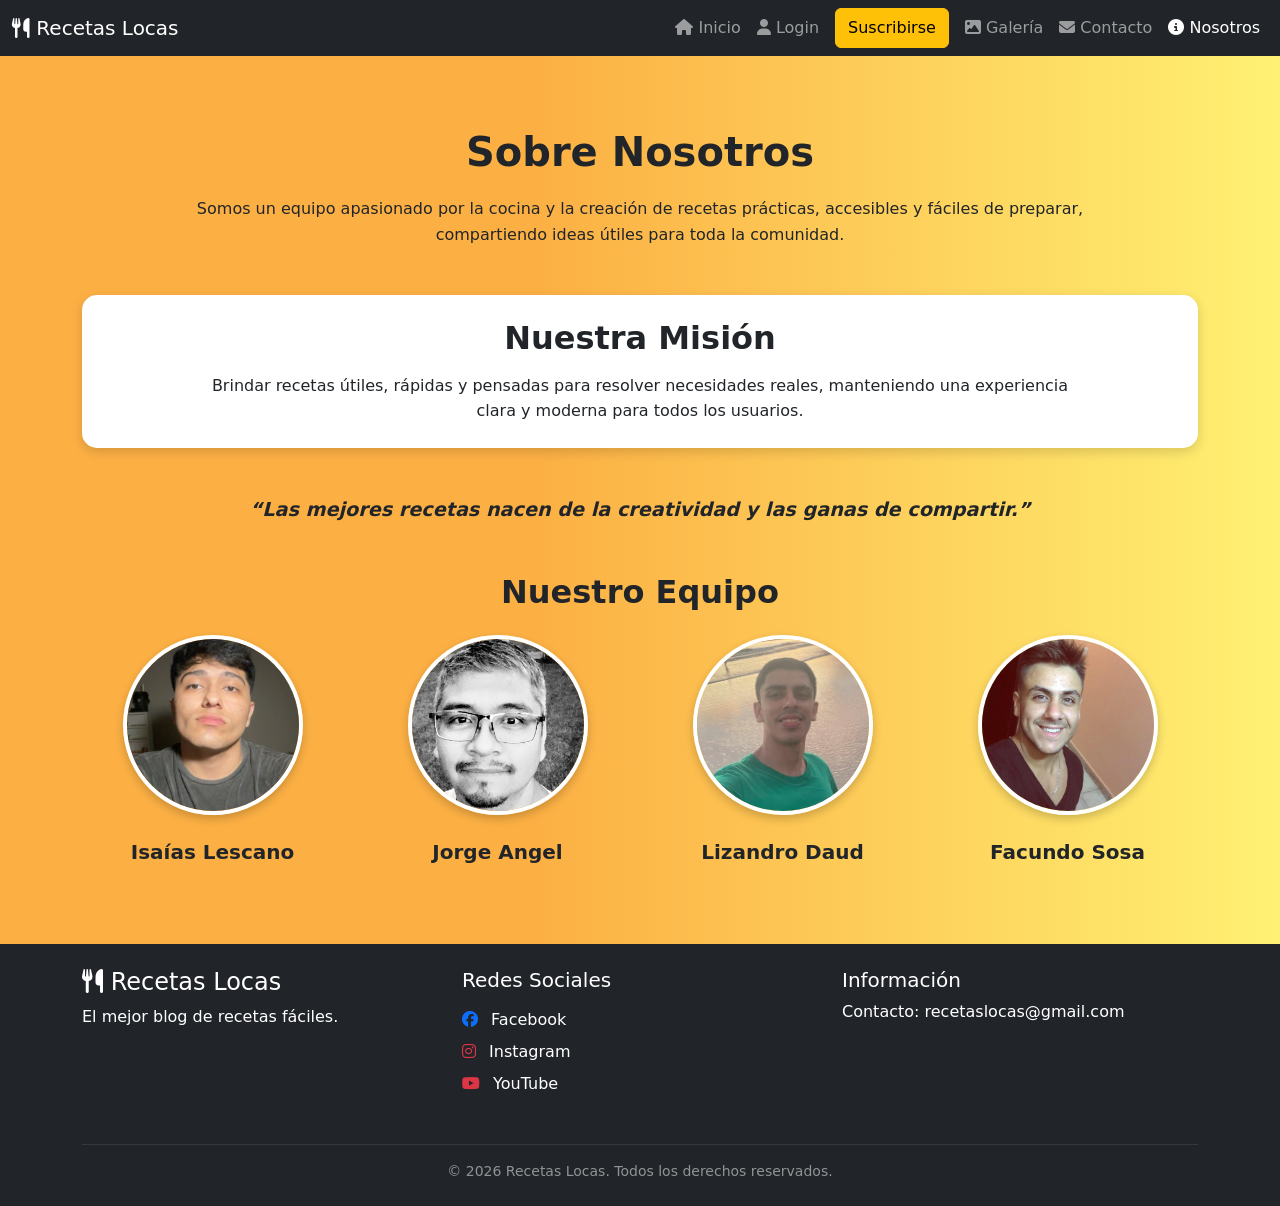
<file: pages/nosotros.html>
<!DOCTYPE html>
<html lang="es">

<head>
  <meta charset="UTF-8">
  <meta name="viewport" content="width=device-width, initial-scale=1.0">

  <title>Nosotros | Recetas Locas</title>

  <!-- Font Awesome -->
  <link rel="stylesheet"
    href="https://cdnjs.cloudflare.com/ajax/libs/font-awesome/6.5.2/css/all.min.css">

  <!-- Bootstrap -->
  <link href="https://cdn.jsdelivr.net/npm/bootstrap@5.3.7/dist/css/bootstrap.min.css" rel="stylesheet">

  <!-- CSS principal -->
  <link rel="stylesheet" href="/style/style.css">

  <!-- CSS propio -->
  <link rel="stylesheet" href="/style/nosotros.css">

    <link rel="icon" href="data:image/svg+xml,<svg xmlns=%22http://www.w3.org/2000/svg%22 viewBox=%220 0 100 100%22><text y=%22.9em%22 font-size=%2290%22>🍴</text></svg>">

</head>

<body>

  <header>
    <nav class="navbar navbar-expand-lg navbar-dark bg-dark fixed-top">
      <div class="container-fluid">

        <a class="navbar-brand" href="../index.html">
          <i class="fa-solid fa-utensils"></i> Recetas Locas
        </a>

        <button class="navbar-toggler" type="button"
          data-bs-toggle="collapse"
          data-bs-target="#navbarNavAltMarkup">
          <span class="navbar-toggler-icon"></span>
        </button>

        <div class="collapse navbar-collapse justify-content-end" id="navbarNavAltMarkup">
          <div class="navbar-nav">

            <a class="nav-link" href="../index.html">
              <i class="fa-solid fa-house"></i> Inicio
            </a>

            <a class="nav-link" href="./login.html">
              <i class="fa-solid fa-user"></i> Login
            </a>

            <button class="btn btn-warning mx-2"
              data-bs-toggle="modal"
              data-bs-target="#modalSuscripcion">
              Suscribirse
            </button>

            <a class="nav-link" href="./galeria.html">
            <i class="fa-solid fa-image"></i> Galería
            </a>

            <a class="nav-link" href="./contacto.html">
              <i class="fa-solid fa-envelope"></i> Contacto
            </a>

            <a class="nav-link active" href="./nosotros.html">
              <i class="fa-solid fa-circle-info"></i> Nosotros
            </a>

          </div>
        </div>
      </div>
    </nav>
    <!-- MODAL SUSCRIPCIÓN -->
<div class="modal fade" id="modalSuscripcion" tabindex="-1">

  <div class="modal-dialog">

    <div class="modal-content">

      <div class="modal-header">

        <h5 class="modal-title">
          Suscribirse al Blog
        </h5>

        <button
          type="button"
          class="btn-close"
          data-bs-dismiss="modal">
        </button>
      </div>
      <div class="modal-body">
        <form>
          <div class="mb-3">
            <label class="form-label">
              Nombre
            </label>
            <input
              type="text"
              class="form-control"
              placeholder="Ingrese su nombre">
          </div>
          <div class="mb-3">
            <label class="form-label">
              Email
            </label>
            <input
              type="email"
              class="form-control"
              placeholder="Ingrese su email">
          </div>
          <a href="./404.html" class="btn btn-success w-100">
            Suscribirme
          </a>
        </form>
      </div>
    </div>
  </div>
</div>
  </header>

  <main class="container nosotros-page">

    <section class="presentacion-nosotros text-center my-5">
      <h1 class="titulo-nosotros">Sobre Nosotros</h1>

      <p class="texto-nosotros">
        Somos un equipo apasionado por la cocina y la creación
        de recetas prácticas, accesibles y fáciles de preparar,
        compartiendo ideas útiles para toda la comunidad.
      </p>
    </section>

    <section class="mision-nosotros my-5">
      <div class="card card-mision p-4">
        <h2 class="subtitulo-nosotros text-center">Nuestra Misión</h2>

        <p class="texto-nosotros text-center">
          Brindar recetas útiles, rápidas y pensadas para resolver
          necesidades reales, manteniendo una experiencia clara
          y moderna para todos los usuarios.
        </p>
      </div>
    </section>

    <section class="frase-nosotros text-center my-5">
      <blockquote class="frase-grupal">
        “Las mejores recetas nacen de la creatividad
         y las ganas de compartir.”
      </blockquote>
    </section>

 <section class="equipo-nosotros my-5">

  <h2 class="subtitulo-nosotros text-center mb-4">
    Nuestro Equipo
  </h2>

  <div class="row text-center">

    <div class="col-lg-3 col-md-6 col-sm-12 mb-4">

      <img
        src="/assets/isaias.jpeg"
        alt="Isaías"
        class="team-img">

      <h5 class="nombre-equipo">
        Isaías Lescano
      </h5>

    </div>

    <div class="col-lg-3 col-md-6 col-sm-12 mb-4">

      <img
        src="/assets/angel.jpeg"
        alt="Compañero 1"
        class="team-img">

      <h5 class="nombre-equipo">
        Jorge Angel
      </h5>

    </div>

    <div class="col-lg-3 col-md-6 col-sm-12 mb-4">

      <img
        src="/assets/lizandro.jpeg"
        alt="Compañero 2"
        class="team-img">

      <h5 class="nombre-equipo">
        Lizandro Daud
      </h5>

    </div>

    <div class="col-lg-3 col-md-6 col-sm-12 mb-4">

      <img
        src="/assets/facundo.jpeg"
        alt="Compañero 3"
        class="team-img">

      <h5 class="nombre-equipo">
        Facundo Sosa
      </h5>

    </div>

  </div>

  </section>

  </main>
<footer class="bg-dark text-white py-4 mt-5">    
    <div class="container">      
      <div class="row text-center text-md-start">
        <div class="col-12 col-md-6 col-lg-4 mb-4">          
          <h4 class="text-white"><i class="fa-solid fa-utensils"></i> Recetas Locas</h4>          
          <p class="text-white">El mejor blog de recetas fáciles.</p>        
        </div>
        
        <div class="col-12 col-md-6 col-lg-4 mb-4">          
          <h5 class="mb-3 text-white">Redes Sociales</h5>          
          <p class="mb-2">            
            <a href="https://www.facebook.com" target="_blank" class="text-white text-decoration-none">              
              <i class="fa-brands fa-facebook me-2 text-primary"></i> Facebook            
            </a>          
          </p>          
          <p class="mb-2">            
            <a href="https://www.instagram.com" target="_blank" class="text-white text-decoration-none">              
              <i class="fa-brands fa-instagram me-2 text-danger"></i> Instagram            
            </a>          
          </p>          
          <p class="mb-2">            
            <a href="https://www.youtube.com" target="_blank" class="text-white text-decoration-none">              
              <i class="fa-brands fa-youtube me-2 text-danger"></i> YouTube            
            </a>          
          </p>        
        </div>
        
        <div class="col-12 col-md-12 col-lg-4 mb-4">          
          <h5 class="text-white">Información</h5>          
          <p class="text-white">Contacto: recetaslocas@gmail.com</p>        
        </div>
      </div>    
      <hr class="border-secondary">
      <div class="text-center text-white-50 small">
        <p class="mb-0">&copy; 2026 Recetas Locas. Todos los derechos reservados.</p>
      </div>
    </div>  
  </footer>

  <script src="https://cdn.jsdelivr.net/npm/bootstrap@5.3.7/dist/js/bootstrap.bundle.min.js"></script>

</body>
</html>
</file>
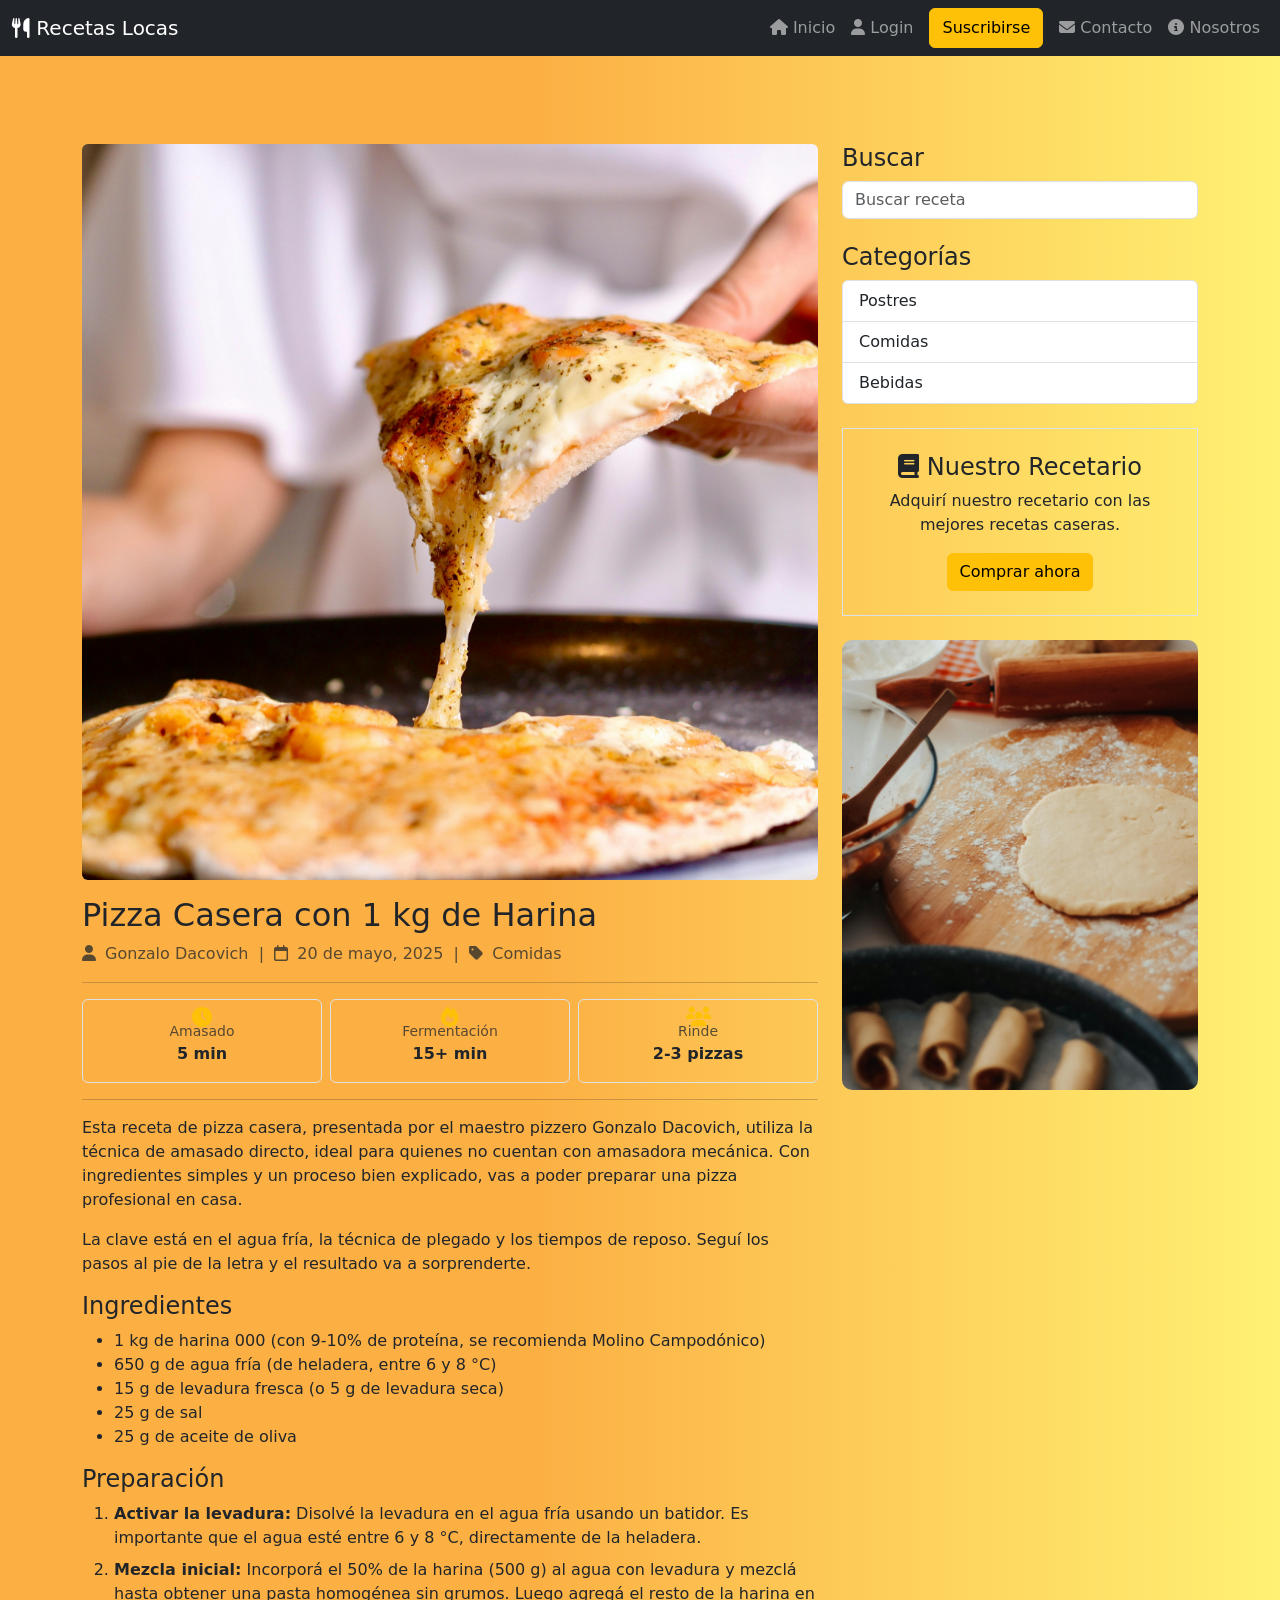
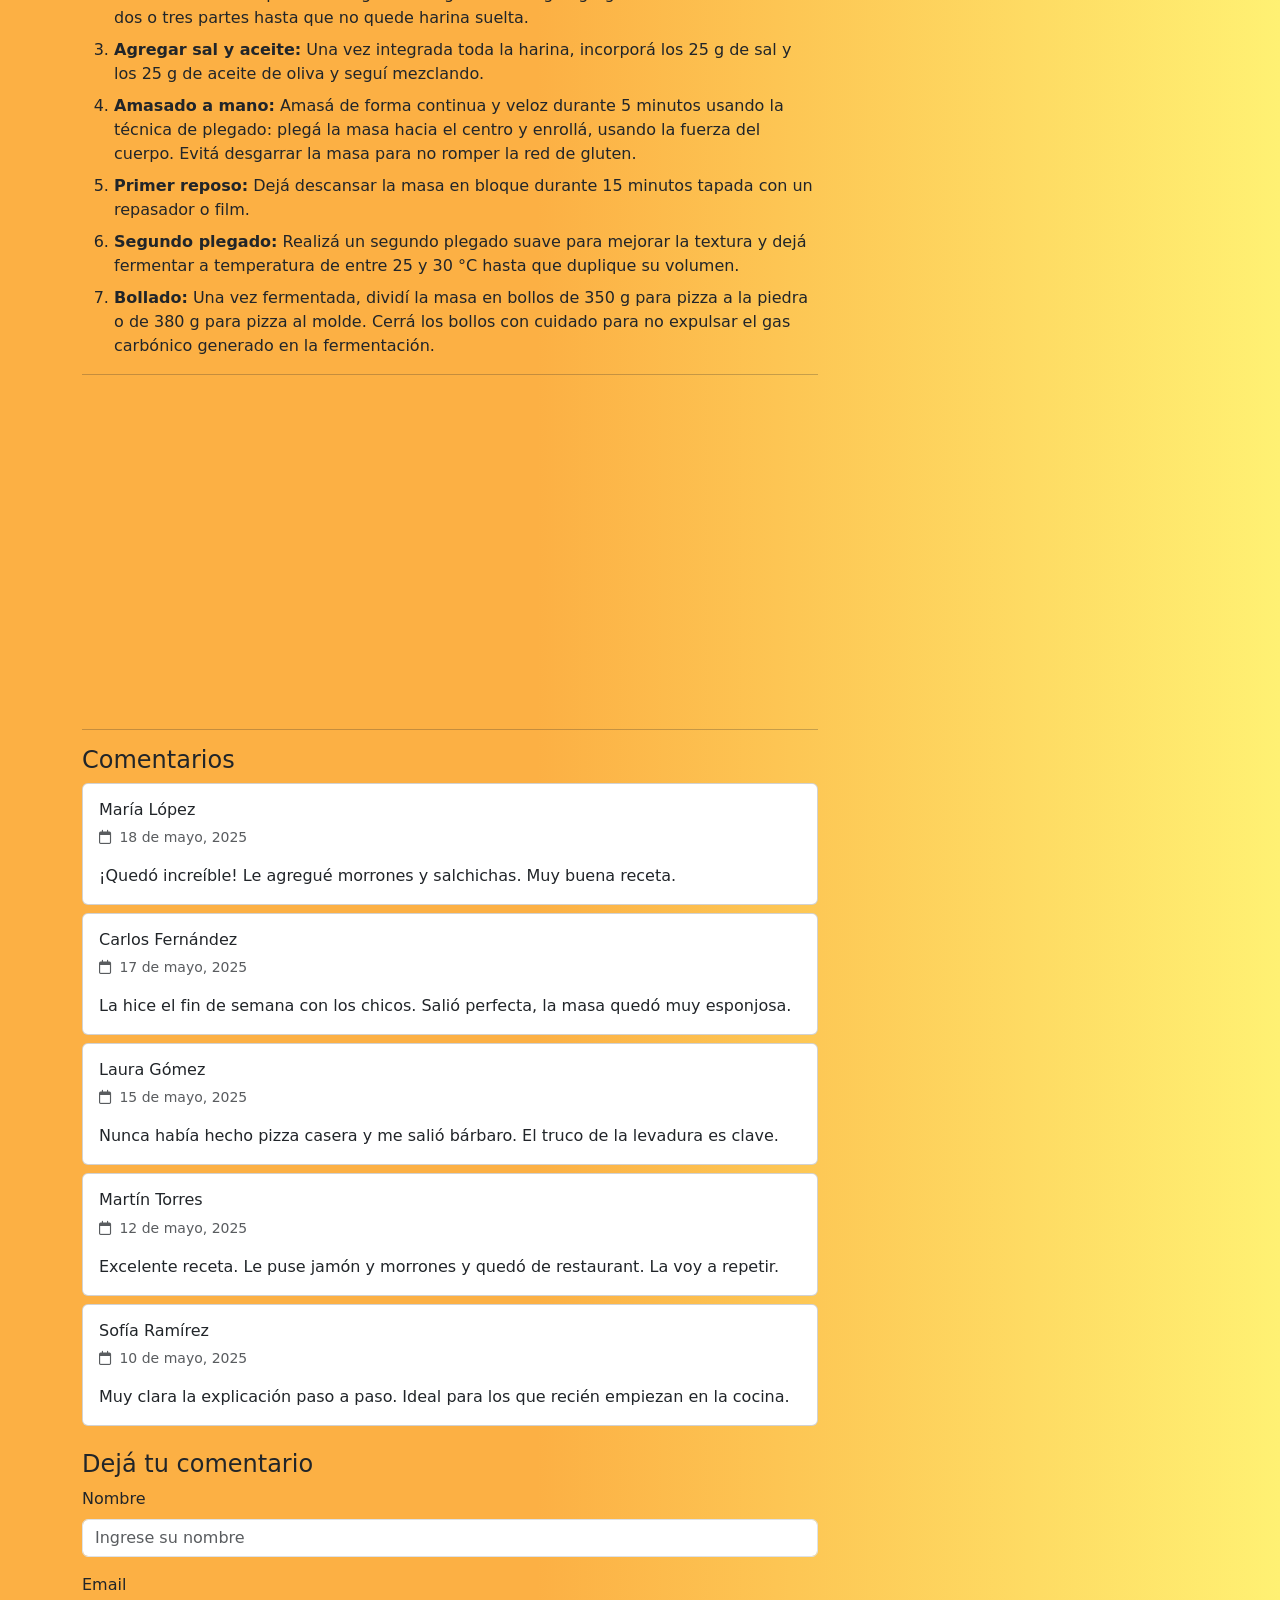
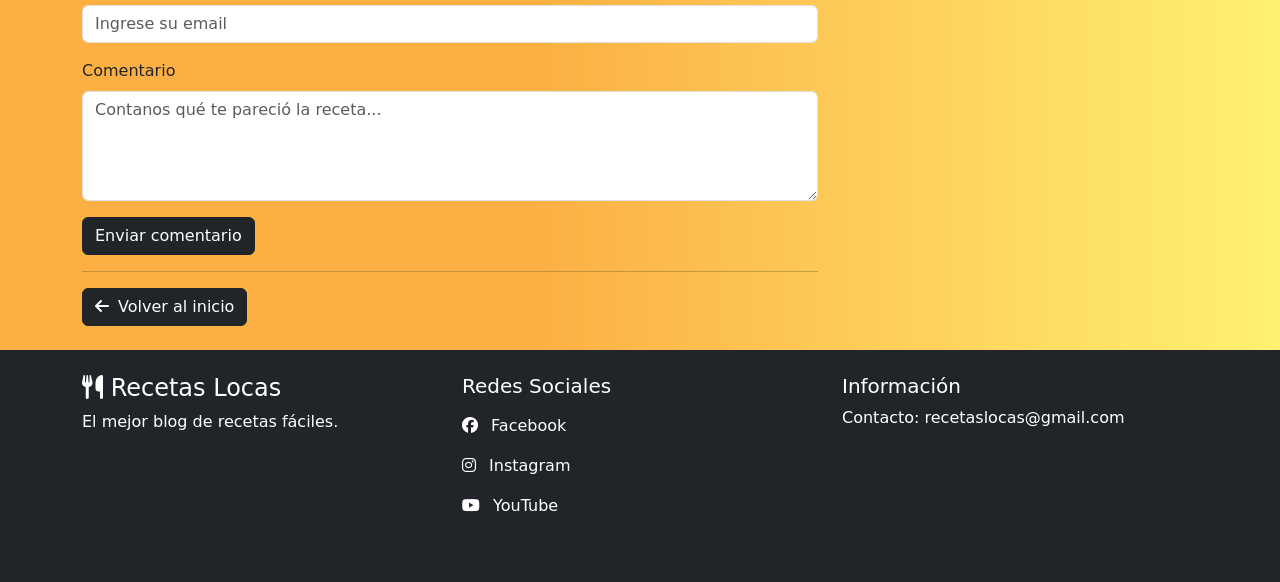
<file: proyectoblog/pages/entrada.html>
<!DOCTYPE html>
<html lang="es">

<head>
  <meta charset="UTF-8">
  <meta name="viewport" content="width=device-width, initial-scale=1.0">
  <title>Pizza Casera - Recetas Locas</title>
  <link rel="stylesheet" href="https://cdnjs.cloudflare.com/ajax/libs/font-awesome/6.5.2/css/all.min.css">
  <link href="https://cdn.jsdelivr.net/npm/bootstrap@5.3.7/dist/css/bootstrap.min.css" rel="stylesheet">
  <link rel="stylesheet" href="/style/style.css">
</head>

<body>

  <header>

    <nav class="navbar navbar-expand-lg navbar-dark bg-dark fixed-top">

      <div class="container-fluid">

        <a class="navbar-brand" href="#">
          <i class="fa-solid fa-utensils"></i> Recetas Locas
        </a>

        <button class="navbar-toggler" type="button" data-bs-toggle="collapse"
          data-bs-target="#navbarNavAltMarkup"
          aria-controls="navbarNavAltMarkup"
          aria-expanded="false"
          aria-label="Toggle navigation">
          <span class="navbar-toggler-icon"></span>
        </button>

        <div class="collapse navbar-collapse justify-content-end" id="navbarNavAltMarkup">
          <div class="navbar-nav">
            <a class="nav-link" href="/index.html"> <i class="fa-solid fa-house"></i> Inicio </a>
            <a class="nav-link" href="#"> <i class="fa-solid fa-user"></i> Login </a>
            <button class="btn btn-warning mx-2" data-bs-toggle="modal" data-bs-target="#modalSuscripcion">Suscribirse</button>
            <a class="nav-link" href="#"> <i class="fa-solid fa-envelope"></i> Contacto </a>
            <a class="nav-link" href="#"> <i class="fa-solid fa-circle-info"></i> Nosotros </a>
          </div>
        </div>

      </div>
    </nav>

    <div class="modal fade" id="modalSuscripcion" tabindex="-1">
      <div class="modal-dialog">
        <div class="modal-content">

          <div class="modal-header">
            <h5 class="modal-title">Suscribirse al Blog</h5>
            <button type="button" class="btn-close" data-bs-dismiss="modal"></button>
          </div>

          <div class="modal-body">
            <form>

              <div class="mb-3">
                <label class="form-label">Nombre</label>
                <input type="text" class="form-control" placeholder="Ingrese su nombre">
              </div>

              <div class="mb-3">
                <label class="form-label">Email</label>
                <input type="email" class="form-control" placeholder="Ingrese su email">
              </div>

              <button type="submit" class="btn btn-success w-100">Suscribirme</button>

            </form>
          </div>

        </div>
      </div>
    </div>

  </header>


  <main class="container mt-5 pt-3">

    <div class="row">

      <div class="col-12 col-md-8">

        <img src="/proyectoblog/assets/pizza1.jpg" class="img-fluid rounded mb-3" alt="Pizza Casera">

        <h2>Pizza Casera con 1 kg de Harina</h2>

        <p class="text-muted">
          <i class="fa-solid fa-user me-1"></i> Gonzalo Dacovich
          &nbsp;|&nbsp;
          <i class="fa-regular fa-calendar me-1"></i> 20 de mayo, 2025
          &nbsp;|&nbsp;
          <i class="fa-solid fa-tag me-1"></i> Comidas
        </p>

        <hr>

        <div class="row text-center mb-3 g-2">

          <div class="col-4">
            <div class="border rounded p-3">
              <i class="fa-solid fa-clock fa-lg text-warning mb-1 d-block"></i>
              <small class="text-muted d-block">Amasado</small>
              <strong>5 min</strong>
            </div>
          </div>

          <div class="col-4">
            <div class="border rounded p-3">
              <i class="fa-solid fa-fire fa-lg text-warning mb-1 d-block"></i>
              <small class="text-muted d-block">Fermentación</small>
              <strong>15+ min</strong>
            </div>
          </div>

          <div class="col-4">
            <div class="border rounded p-3">
              <i class="fa-solid fa-users fa-lg text-warning mb-1 d-block"></i>
              <small class="text-muted d-block">Rinde</small>
              <strong>2-3 pizzas</strong>
            </div>
          </div>

        </div>

        <hr>

        <p>
          Esta receta de pizza casera, presentada por el maestro pizzero Gonzalo Dacovich, utiliza la técnica de
          amasado directo, ideal para quienes no cuentan con amasadora mecánica. Con ingredientes simples y un
          proceso bien explicado, vas a poder preparar una pizza profesional en casa.
        </p>

        <p>
          La clave está en el agua fría, la técnica de plegado y los tiempos de reposo. Seguí los pasos al pie
          de la letra y el resultado va a sorprenderte.
        </p>

        <h4>Ingredientes</h4>

        <ul>
          <li>1 kg de harina 000 (con 9-10% de proteína, se recomienda Molino Campodónico)</li>
          <li>650 g de agua fría (de heladera, entre 6 y 8 °C)</li>
          <li>15 g de levadura fresca (o 5 g de levadura seca)</li>
          <li>25 g de sal</li>
          <li>25 g de aceite de oliva</li>
        </ul>

        <h4>Preparación</h4>

        <ol>
          <li class="mb-2"><strong>Activar la levadura:</strong> Disolvé la levadura en el agua fría usando un batidor. Es importante que el agua esté entre 6 y 8 °C, directamente de la heladera.</li>
          <li class="mb-2"><strong>Mezcla inicial:</strong> Incorporá el 50% de la harina (500 g) al agua con levadura y mezclá hasta obtener una pasta homogénea sin grumos. Luego agregá el resto de la harina en dos o tres partes hasta que no quede harina suelta.</li>
          <li class="mb-2"><strong>Agregar sal y aceite:</strong> Una vez integrada toda la harina, incorporá los 25 g de sal y los 25 g de aceite de oliva y seguí mezclando.</li>
          <li class="mb-2"><strong>Amasado a mano:</strong> Amasá de forma continua y veloz durante 5 minutos usando la técnica de plegado: plegá la masa hacia el centro y enrollá, usando la fuerza del cuerpo. Evitá desgarrar la masa para no romper la red de gluten.</li>
          <li class="mb-2"><strong>Primer reposo:</strong> Dejá descansar la masa en bloque durante 15 minutos tapada con un repasador o film.</li>
          <li class="mb-2"><strong>Segundo plegado:</strong> Realizá un segundo plegado suave para mejorar la textura y dejá fermentar a temperatura de entre 25 y 30 °C hasta que duplique su volumen.</li>
          <li class="mb-2"><strong>Bollado:</strong> Una vez fermentada, dividí la masa en bollos de 350 g para pizza a la piedra o de 380 g para pizza al molde. Cerrá los bollos con cuidado para no expulsar el gas carbónico generado en la fermentación.</li>
        </ol>
        <hr>
        <iframe container width="560" height="315" src="https://www.youtube.com/embed/h6JCdiLePUg?si=_6h3wFAOPqQ10vdw" title="YouTube video player" frameborder="0" allow="accelerometer; autoplay; clipboard-write; encrypted-media; gyroscope; picture-in-picture; web-share" referrerpolicy="strict-origin-when-cross-origin" allowfullscreen></iframe>
        <hr>

        <h4>Comentarios</h4>

        <div class="card mb-2">
          <div class="card-body">
            <h6 class="card-title">María López</h6>
            <p class="text-muted small"><i class="fa-regular fa-calendar me-1"></i> 18 de mayo, 2025</p>
            <p class="card-text">¡Quedó increíble! Le agregué morrones y salchichas. Muy buena receta.</p>
          </div>
        </div>

        <div class="card mb-2">
          <div class="card-body">
            <h6 class="card-title">Carlos Fernández</h6>
            <p class="text-muted small"><i class="fa-regular fa-calendar me-1"></i> 17 de mayo, 2025</p>
            <p class="card-text">La hice el fin de semana con los chicos. Salió perfecta, la masa quedó muy esponjosa.</p>
          </div>
        </div>

        <div class="card mb-2">
          <div class="card-body">
            <h6 class="card-title">Laura Gómez</h6>
            <p class="text-muted small"><i class="fa-regular fa-calendar me-1"></i> 15 de mayo, 2025</p>
            <p class="card-text">Nunca había hecho pizza casera y me salió bárbaro. El truco de la levadura es clave.</p>
          </div>
        </div>

        <div class="card mb-2">
          <div class="card-body">
            <h6 class="card-title">Martín Torres</h6>
            <p class="text-muted small"><i class="fa-regular fa-calendar me-1"></i> 12 de mayo, 2025</p>
            <p class="card-text">Excelente receta. Le puse jamón y morrones y quedó de restaurant. La voy a repetir.</p>
          </div>
        </div>

        <div class="card mb-4">
          <div class="card-body">
            <h6 class="card-title">Sofía Ramírez</h6>
            <p class="text-muted small"><i class="fa-regular fa-calendar me-1"></i> 10 de mayo, 2025</p>
            <p class="card-text">Muy clara la explicación paso a paso. Ideal para los que recién empiezan en la cocina.</p>
          </div>
        </div>

        <h4>Dejá tu comentario</h4>

        <form>

          <div class="mb-3">
            <label class="form-label">Nombre</label>
            <input type="text" class="form-control" placeholder="Ingrese su nombre">
          </div>

          <div class="mb-3">
            <label class="form-label">Email</label>
            <input type="email" class="form-control" placeholder="Ingrese su email">
          </div>

          <div class="mb-3">
            <label class="form-label">Comentario</label>
            <textarea class="form-control" rows="4" placeholder="Contanos qué te pareció la receta..."></textarea>
          </div>

          <button type="submit" class="btn btn-dark">Enviar comentario</button>

        </form>

        <hr>

        <a href="/proyectoblog/index.html" class="btn btn-dark mb-4">
          <i class="fa-solid fa-arrow-left me-1"></i> Volver al inicio
        </a>

      </div>

      <div class="col-12 col-md-4">

        <div class="mb-4">
          <h4>Buscar</h4>
          <input type="text" class="form-control" placeholder="Buscar receta">
        </div>

        <div class="mb-4">
          <h4>Categorías</h4>
          <ul class="list-group">
            <li class="list-group-item">Postres</li>
            <li class="list-group-item">Comidas</li>
            <li class="list-group-item">Bebidas</li>
          </ul>
        </div>

        <div class="d-none d-md-block border p-4 text-center mb-4">
          <h4>
            <i class="fa-solid fa-book"></i>
            Nuestro Recetario
          </h4>
          <p>Adquirí nuestro recetario con las mejores recetas caseras.</p>
          <button class="btn btn-warning">Comprar ahora</button>
        </div>

        <div id="carouselEntrada" class="carousel slide" data-bs-ride="carousel">
          <div class="carousel-inner">
            <div class="carousel-item active">
              <img src="/proyectoblog/assets/carrousel1.jpg" class="d-block w-100" alt="...">
            </div>
            <div class="carousel-item">
              <img src="/proyectoblog/assets/carrousel2.jpg" class="d-block w-100" alt="...">
            </div>
            <div class="carousel-item">
              <img src="/proyectoblog/assets/carrousel3.jpg" class="d-block w-100" alt="...">
            </div>
          </div>
        </div>

      </div>

    </div>

  </main>


  <footer class="bg-dark text-white py-4">
    <div class="container">
      <div class="row text-center text-md-start">

        <div class="col-12 col-md-6 col-lg-4 mb-4">
          <h4><i class="fa-solid fa-utensils"></i> Recetas Locas</h4>
          <p>El mejor blog de recetas fáciles.</p>
        </div>

        <div class="col-12 col-md-6 col-lg-4 mb-4">
          <h5 class="mb-3">Redes Sociales</h5>
          <p>
            <a href="https://www.facebook.com" target="_blank" class="text-white text-decoration-none">
              <i class="fa-brands fa-facebook me-2"></i> Facebook
            </a>
          </p>
          <p>
            <a href="https://www.instagram.com" target="_blank" class="text-white text-decoration-none">
              <i class="fa-brands fa-instagram me-2"></i> Instagram
            </a>
          </p>
          <p>
            <a href="https://www.youtube.com" target="_blank" class="text-white text-decoration-none">
              <i class="fa-brands fa-youtube me-2"></i> YouTube
            </a>
          </p>
        </div>

        <div class="col-12 col-md-12 col-lg-4 mb-4">
          <h5>Información</h5>
          <p>Contacto: recetaslocas@gmail.com</p>
        </div>

      </div>
    </div>
  </footer>

  <script src="https://cdn.jsdelivr.net/npm/bootstrap@5.3.7/dist/js/bootstrap.bundle.min.js"></script>

</body>

</html>
</file>
<file: style/style.css>
body {
    background: #fcb044;
    background: linear-gradient(90deg,
    rgba(252, 176, 68, 1) 42%,
    rgba(255, 241, 115, 1) 100%);

    padding-top: 80px;
}

main{
    margin-top: 20px;
}

.carousel{
    margin-top: 20px;
}

.carousel img{
    height: 450px;
    object-fit: cover;
    border-radius: 10px;
}

.card img{
    height: 350px;
    width: 100%;
    object-fit: cover;
}
</file>
<file: style/contacto.css>
/* contenedor general */
.contacto-page {
    margin-top: 40px;
}

/* titulo principal */
.titulo-contacto {
    font-size: 2.5rem;
    font-weight: bold;
    margin-bottom: 20px;
    color: #212529;
}

/* texto */
.texto-contacto {
    max-width: 800px;
    margin: 0 auto;
    font-size: 1.1rem;
    line-height: 1.7;
    color: #343a40;
}

/* card general */
.contacto-card {
    border: none;
    border-radius: 18px;
    background-color: white;
    box-shadow: 0 6px 18px rgba(0, 0, 0, 0.15);
    transition: transform 0.3s ease;
}

/* el efecto hover */
.contacto-card:hover {
    transform: translateY(-5px);
}

/* inputs */
.form-control {
    border-radius: 10px;
    padding: 10px;
}

/* button */
.btn-dark {
    border-radius: 10px;
    padding: 10px;
    font-weight: 600;
}

/* mapa */
iframe {
    width: 100%;
    min-height: 420px;
    border-radius: 15px;
}

/* responsive */
@media (max-width: 768px) {

    .titulo-contacto {
        font-size: 2rem;
    }

    .texto-contacto {
        padding: 0 10px;
    }

    iframe {
        min-height: 300px;
    }

}
</file>
<file: style/galeria.css>
/* Galeria general */
.galeria-page {
    margin-top: 120px;
}
/* Titulo */
.titulo-galeria {
    font-weight: bold;
    margin-bottom: 20px;
}
/* Texto */
.texto-galeria {
    font-size: 1rem;
    line-height: 1.6;
    max-width: 800px;
    margin: 0 auto;
}
/* seccion de galeria */
.galeria-recetas {
    padding-bottom: 50px;
}
/* card */
.galeria-card {
    border: none;
    border-radius: 15px;
    overflow: hidden;
    box-shadow: 0 4px 12px rgba(0, 0, 0, 0.15);
    transition: transform 0.3s ease;
}
/* efecto hover */
.galeria-card:hover {
    transform: translateY(-5px);
}
/* imagenes */
.galeria-img {
    height: 250px;
    object-fit: cover;
}
/* titulos */
.card-title {
    font-weight: bold;
}
.card-text {
    color: #555;
}
/* RESPONSIVE */
@media (max-width: 768px) {

    .galeria-img {
        height: 220px;
    }

    .texto-galeria {
        padding: 0 10px;
    }
}
</file>
<file: style/nosotros.css>
/* CONTENEDOR GENERAL */
.nosotros-page {
    margin-top: 30px;
}

/* TÍTULO PRINCIPAL */
.titulo-nosotros {
    font-weight: bold;
    margin-bottom: 20px;
}

/* SUBTÍTULOS */
.subtitulo-nosotros {
    font-weight: 700;
    margin-bottom: 15px;
}

/* TEXTO GENERAL */
.texto-nosotros {
    font-size: 1rem;
    line-height: 1.6;
    max-width: 900px;
    margin: 0 auto;
}

/* CARD MISIÓN */
.card-mision {
    border: none;
    border-radius: 15px;
    box-shadow: 0 4px 12px rgba(0, 0, 0, 0.15);
}

/* FRASE GRUPAL */
.frase-grupal {
    font-size: 1.2rem;
    font-style: italic;
    font-weight: bold;
    color: #212529;
    max-width: 800px;
    margin: 0 auto;
}

/* IMÁGENES DEL EQUIPO */
.team-img {
    width: 180px;
    height: 180px;
    border-radius: 50%;
    object-fit: cover;
    margin-bottom: 15px;
    border: 4px solid white;
    box-shadow: 0 4px 10px rgba(0, 0, 0, 0.2);
}

/* NOMBRES DEL EQUIPO */
.nombre-equipo {
    font-weight: 600;
    margin-top: 10px;
}

/* FOOTER */
footer p {
    margin-bottom: 8px;
}

/* RESPONSIVE */
@media (max-width: 768px) {
    .team-img {
        width: 140px;
        height: 140px;
    }

    .frase-grupal {
        font-size: 1rem;
        padding: 0 10px;
    }

    .texto-nosotros {
        padding: 0 10px;
    }
}
</file>
